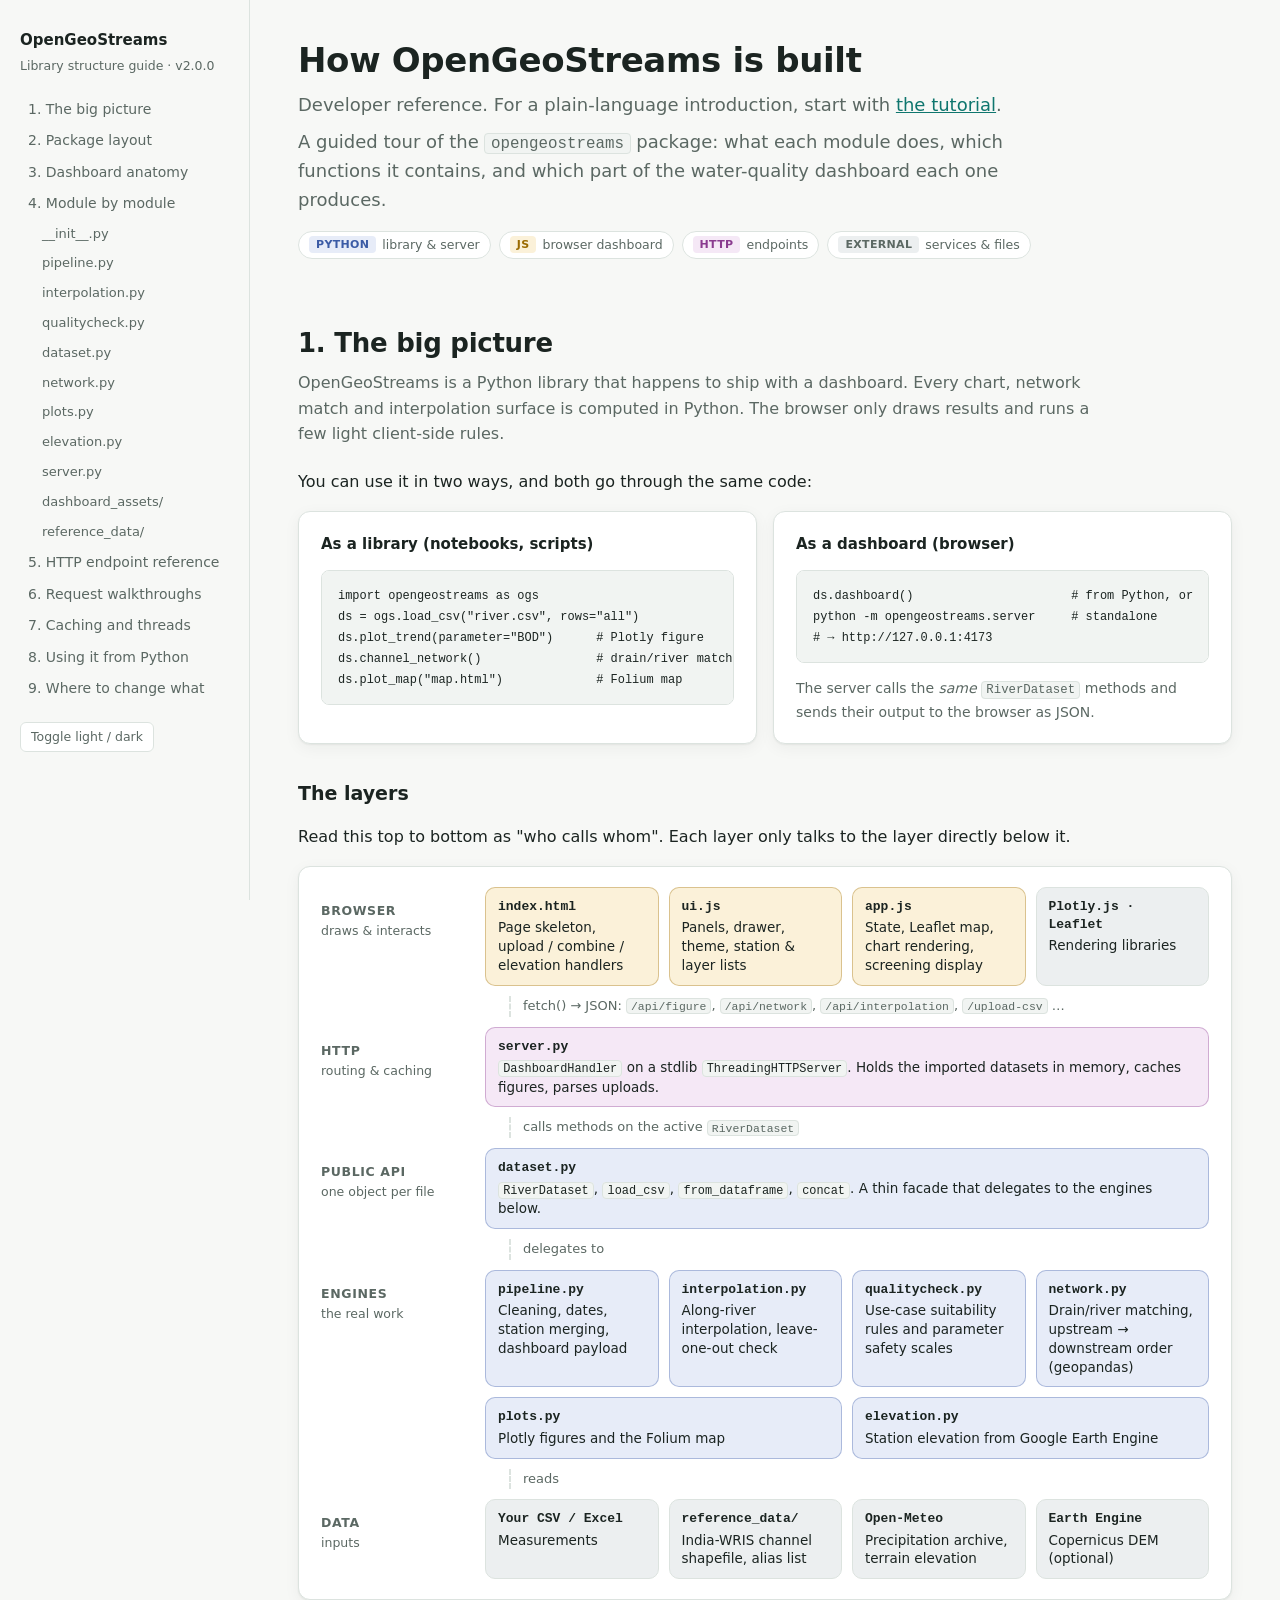
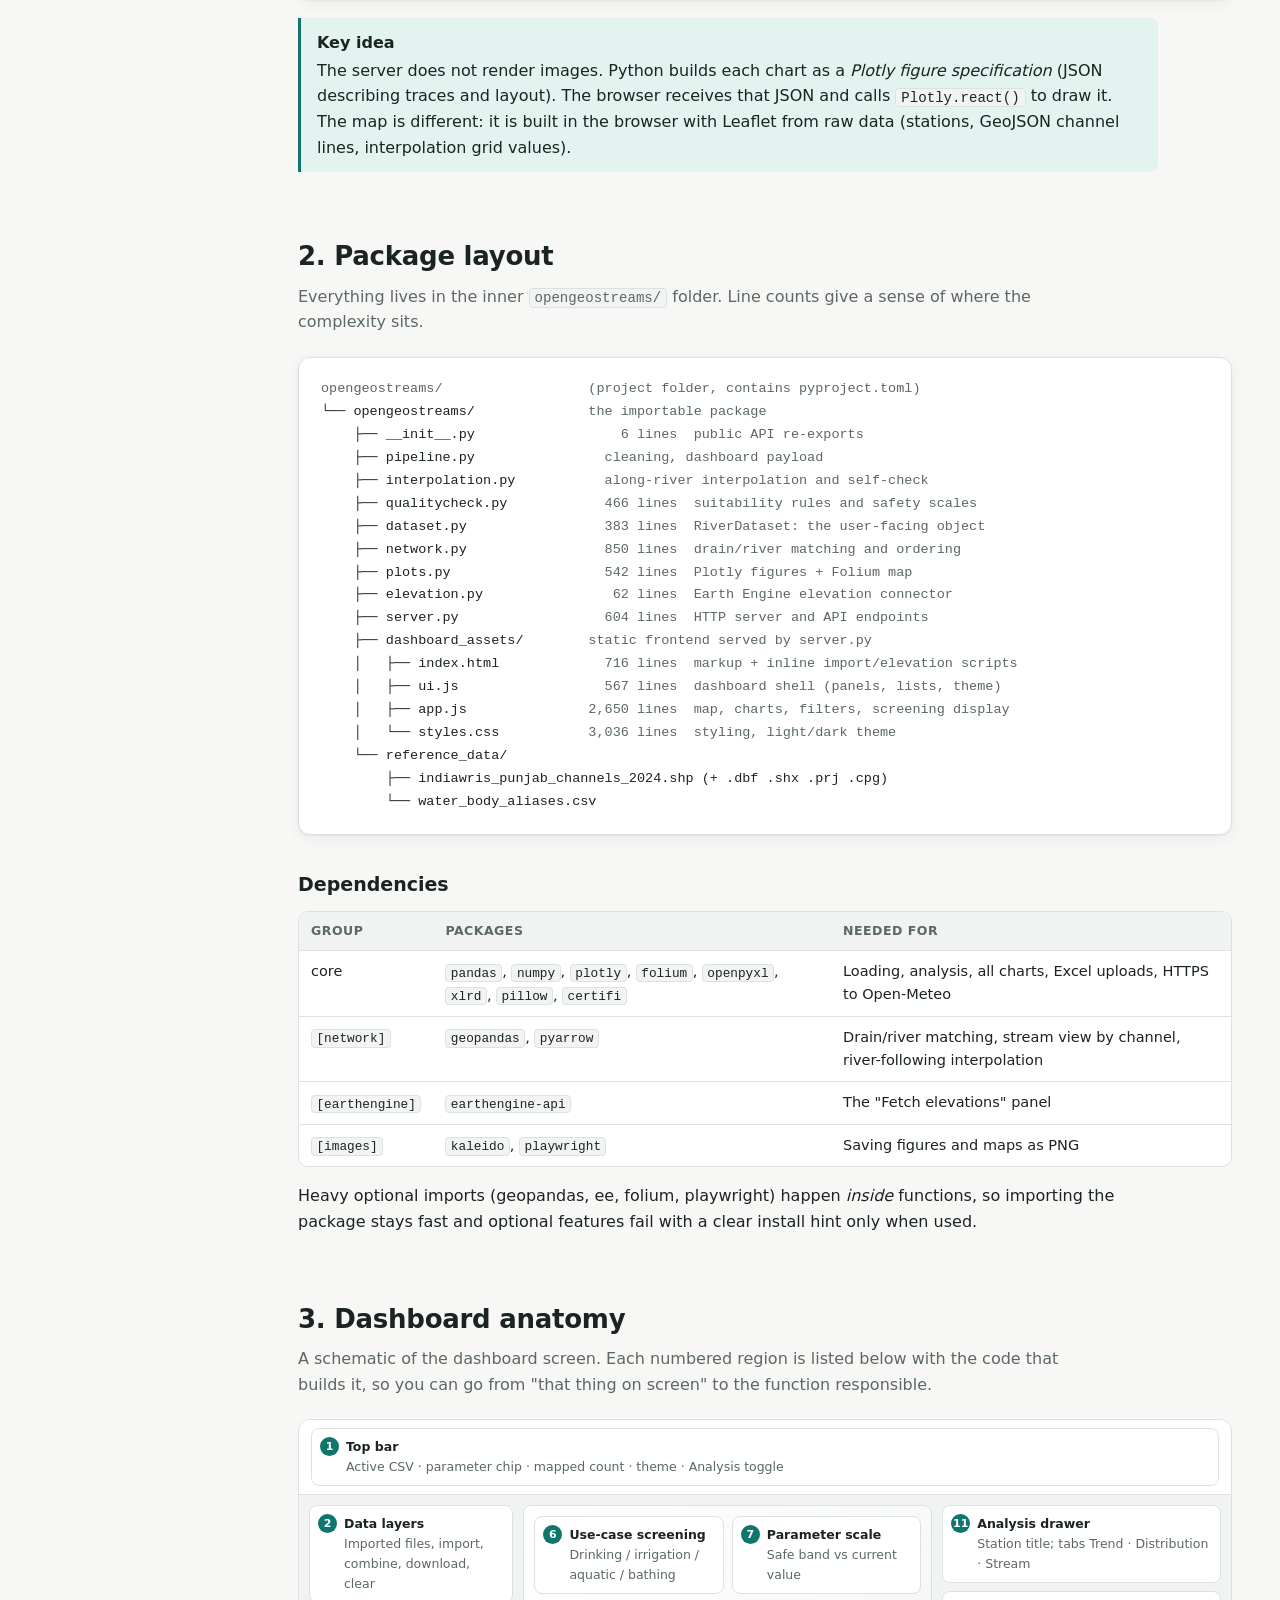
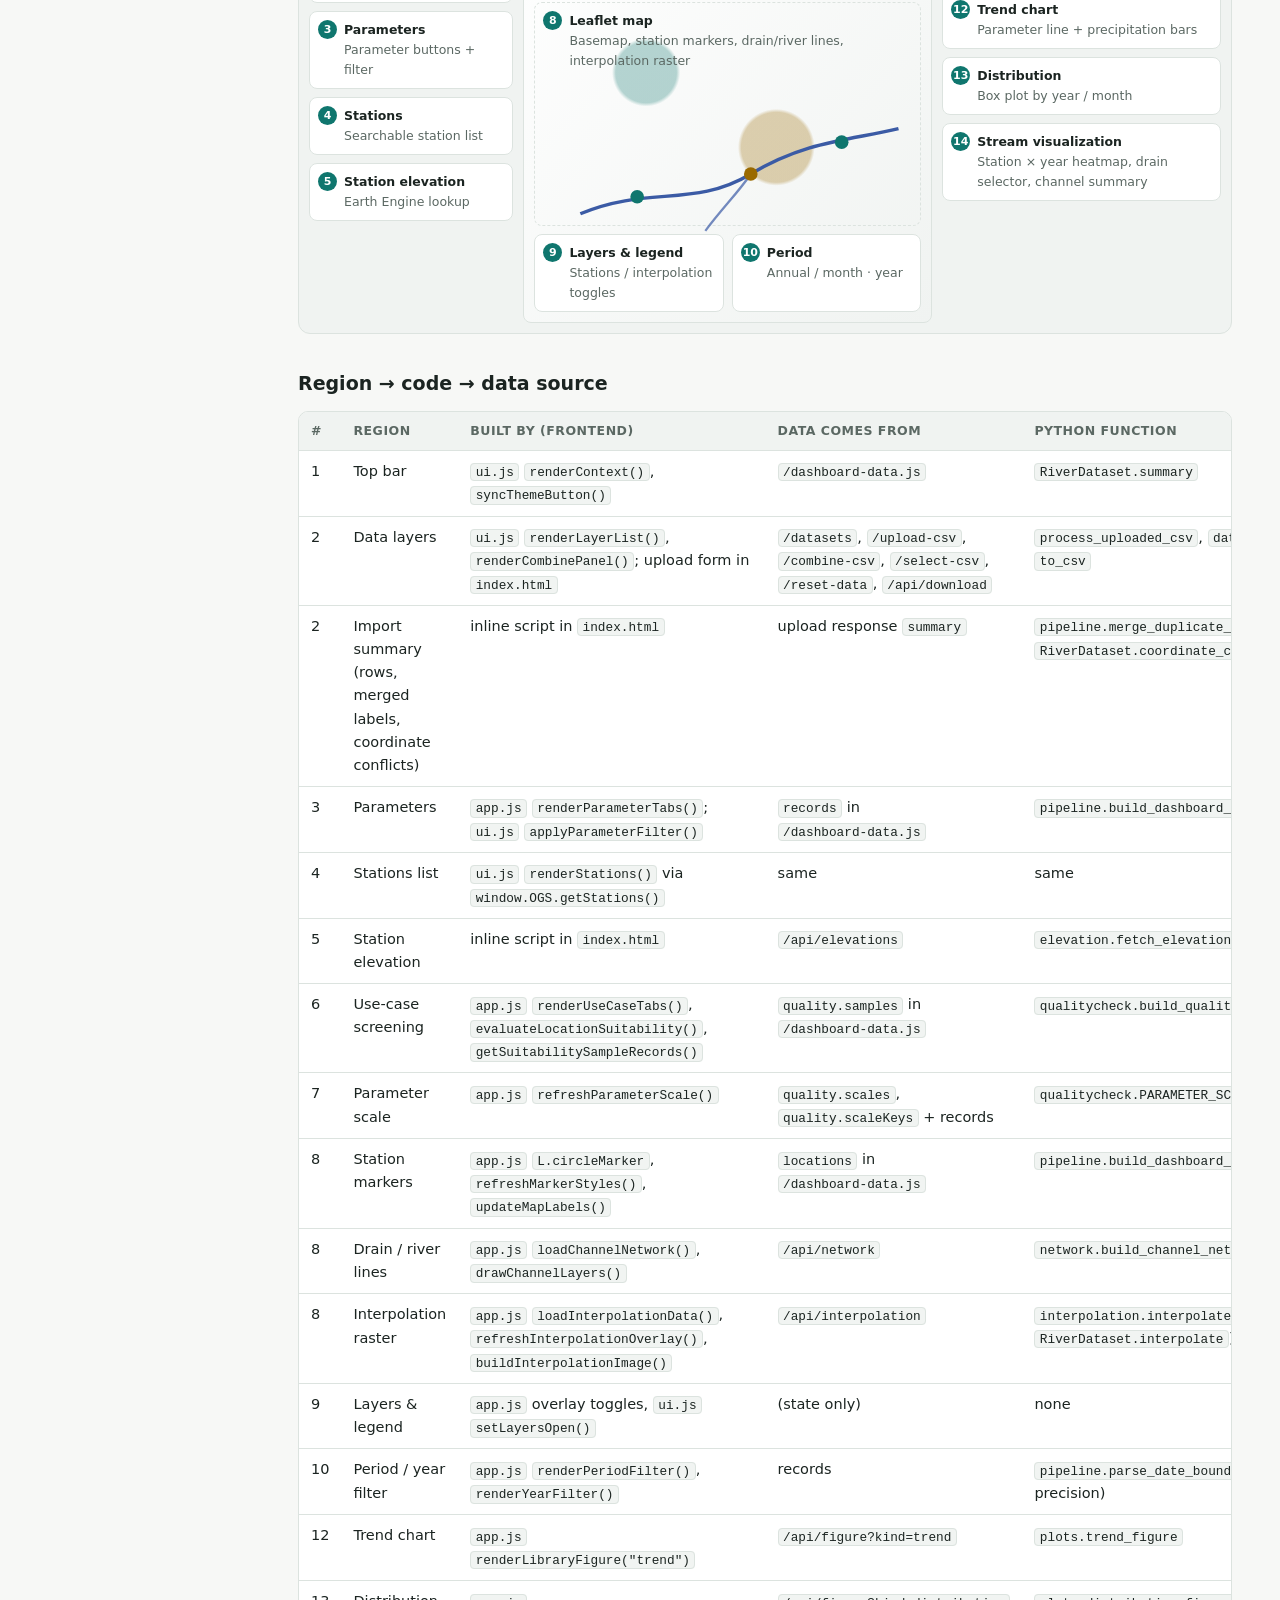
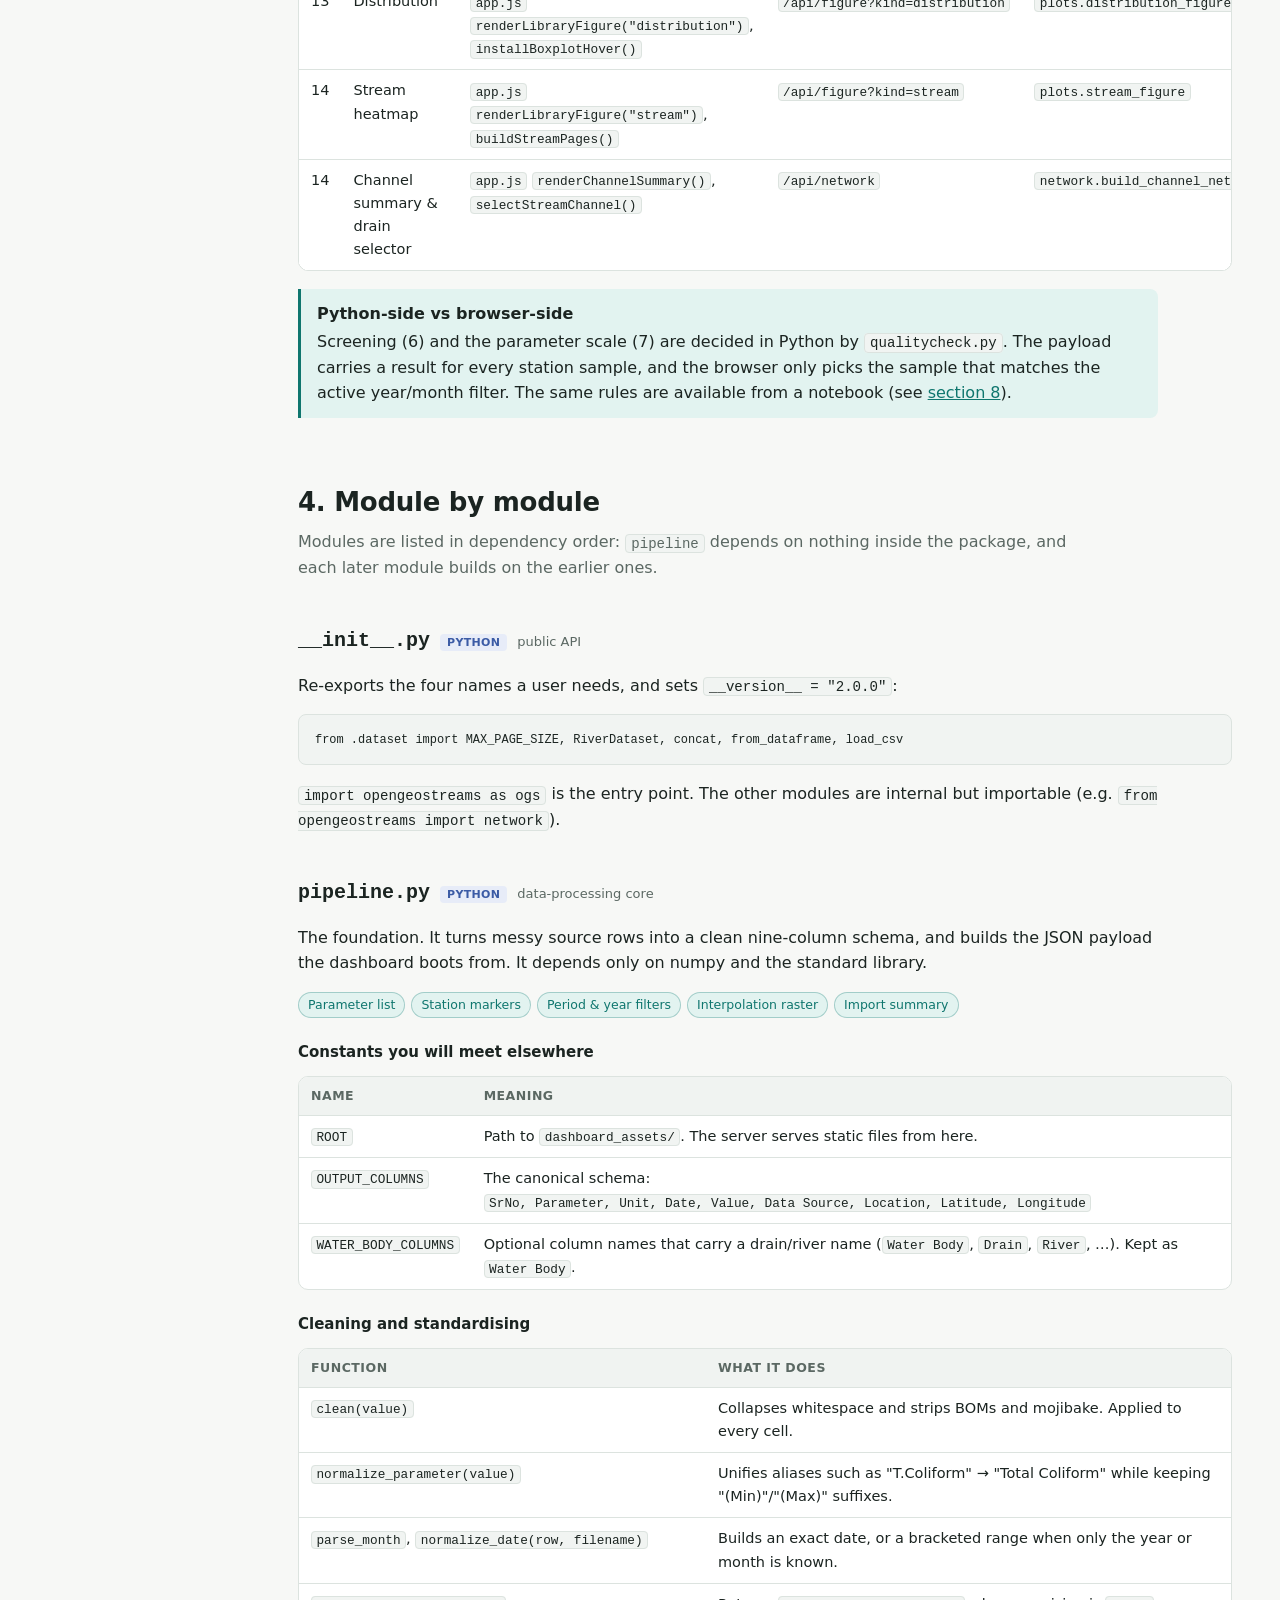
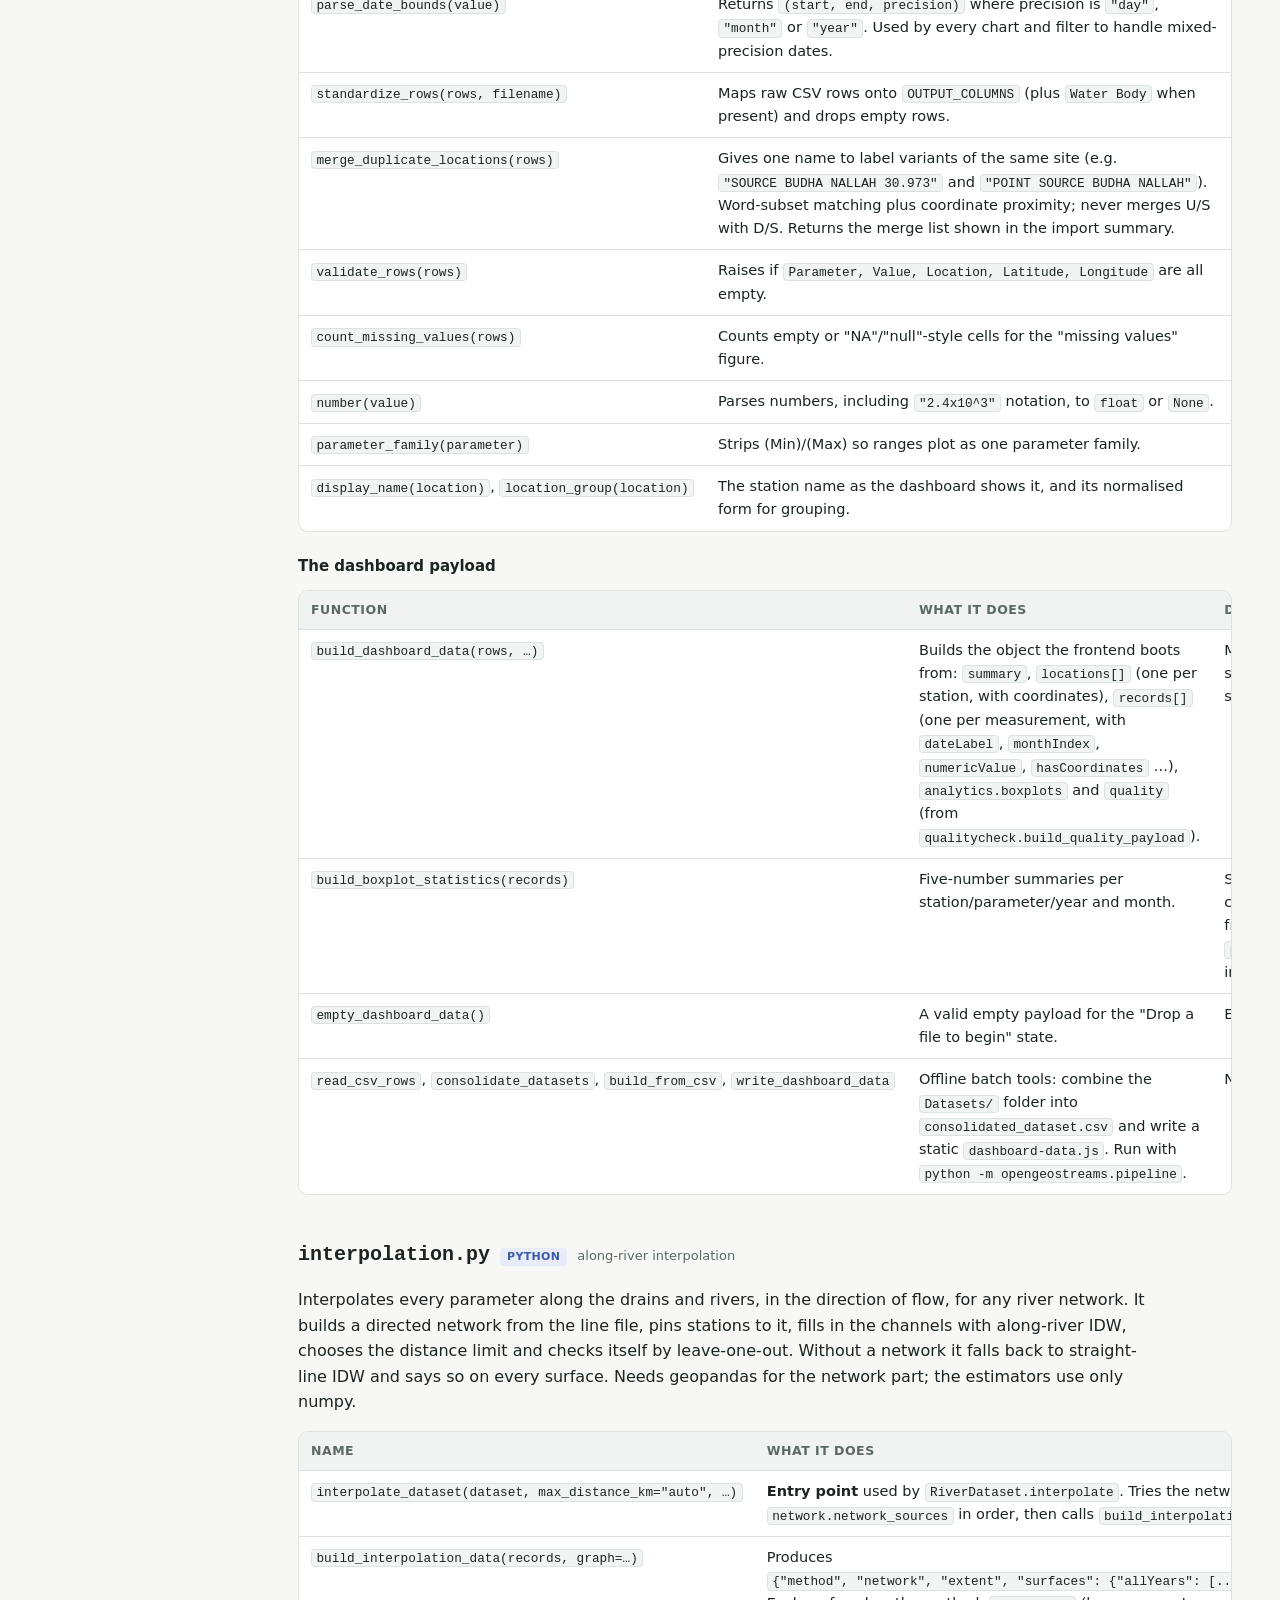
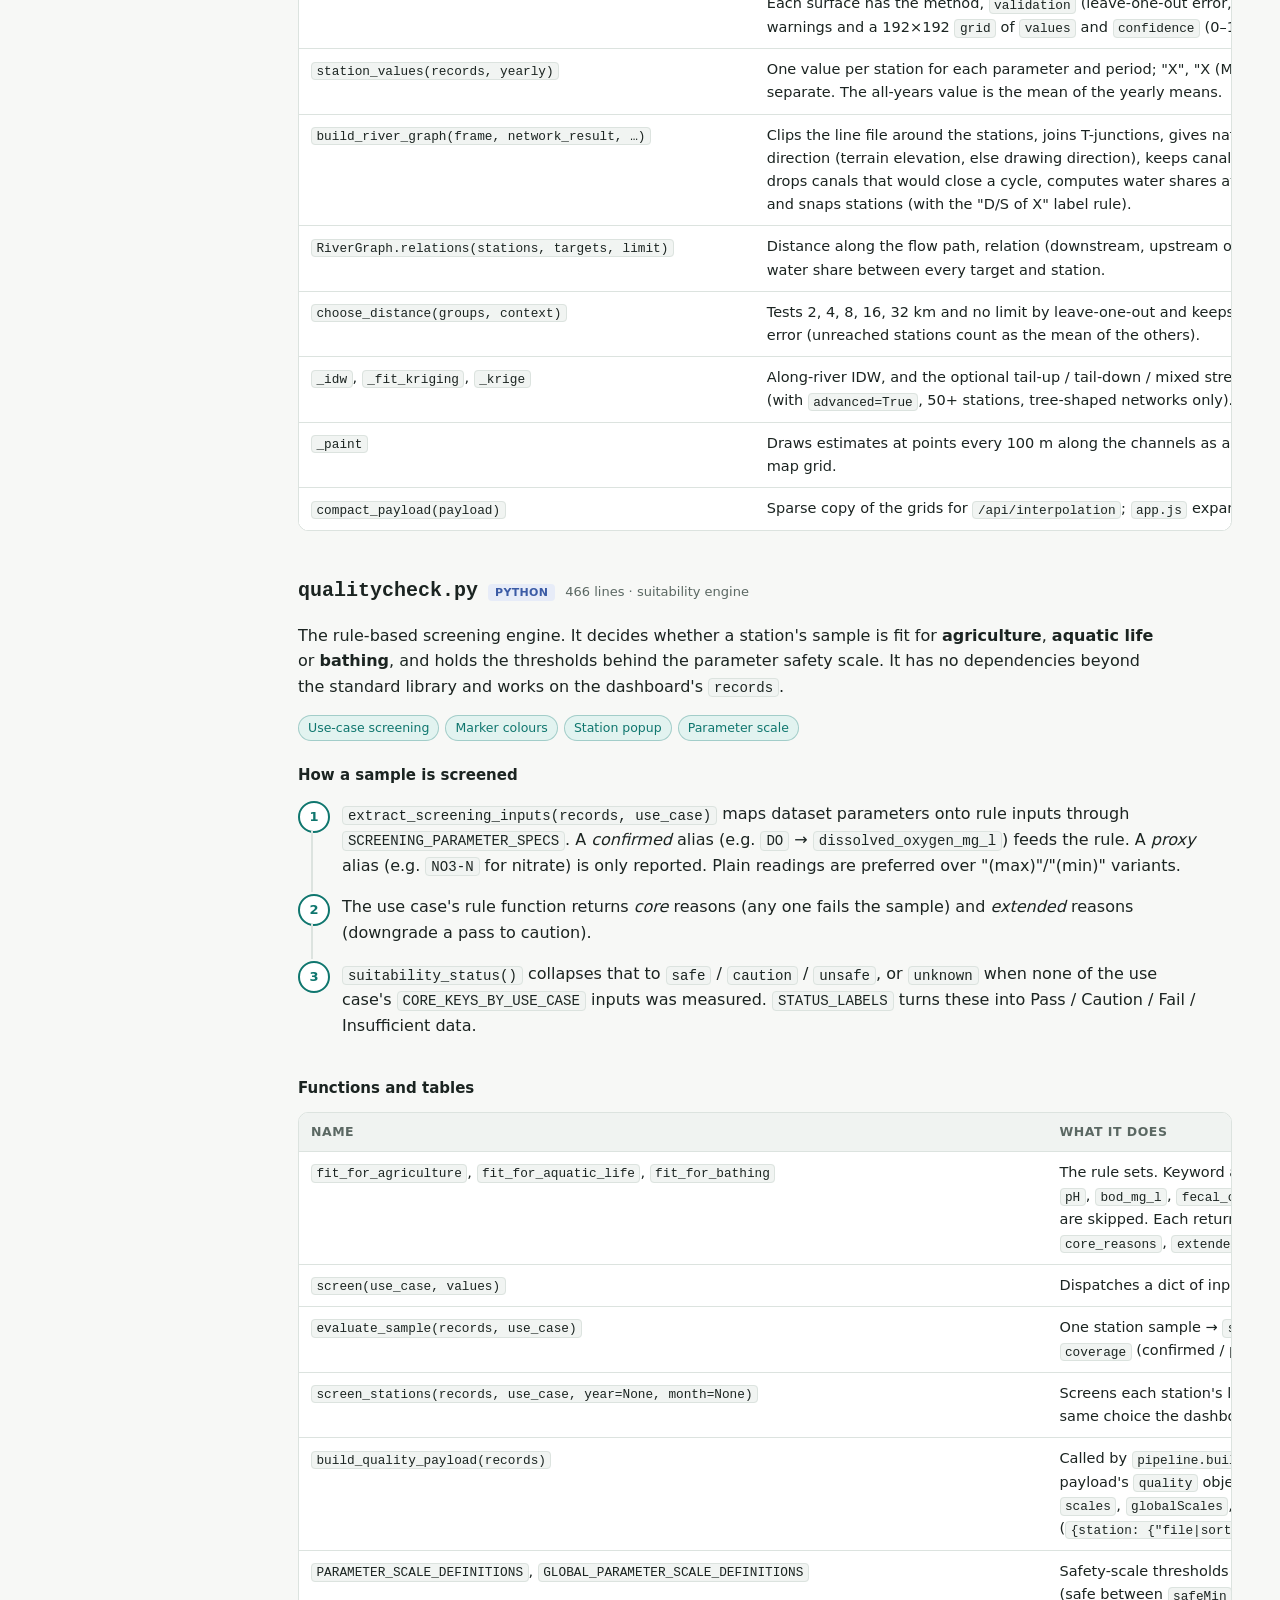
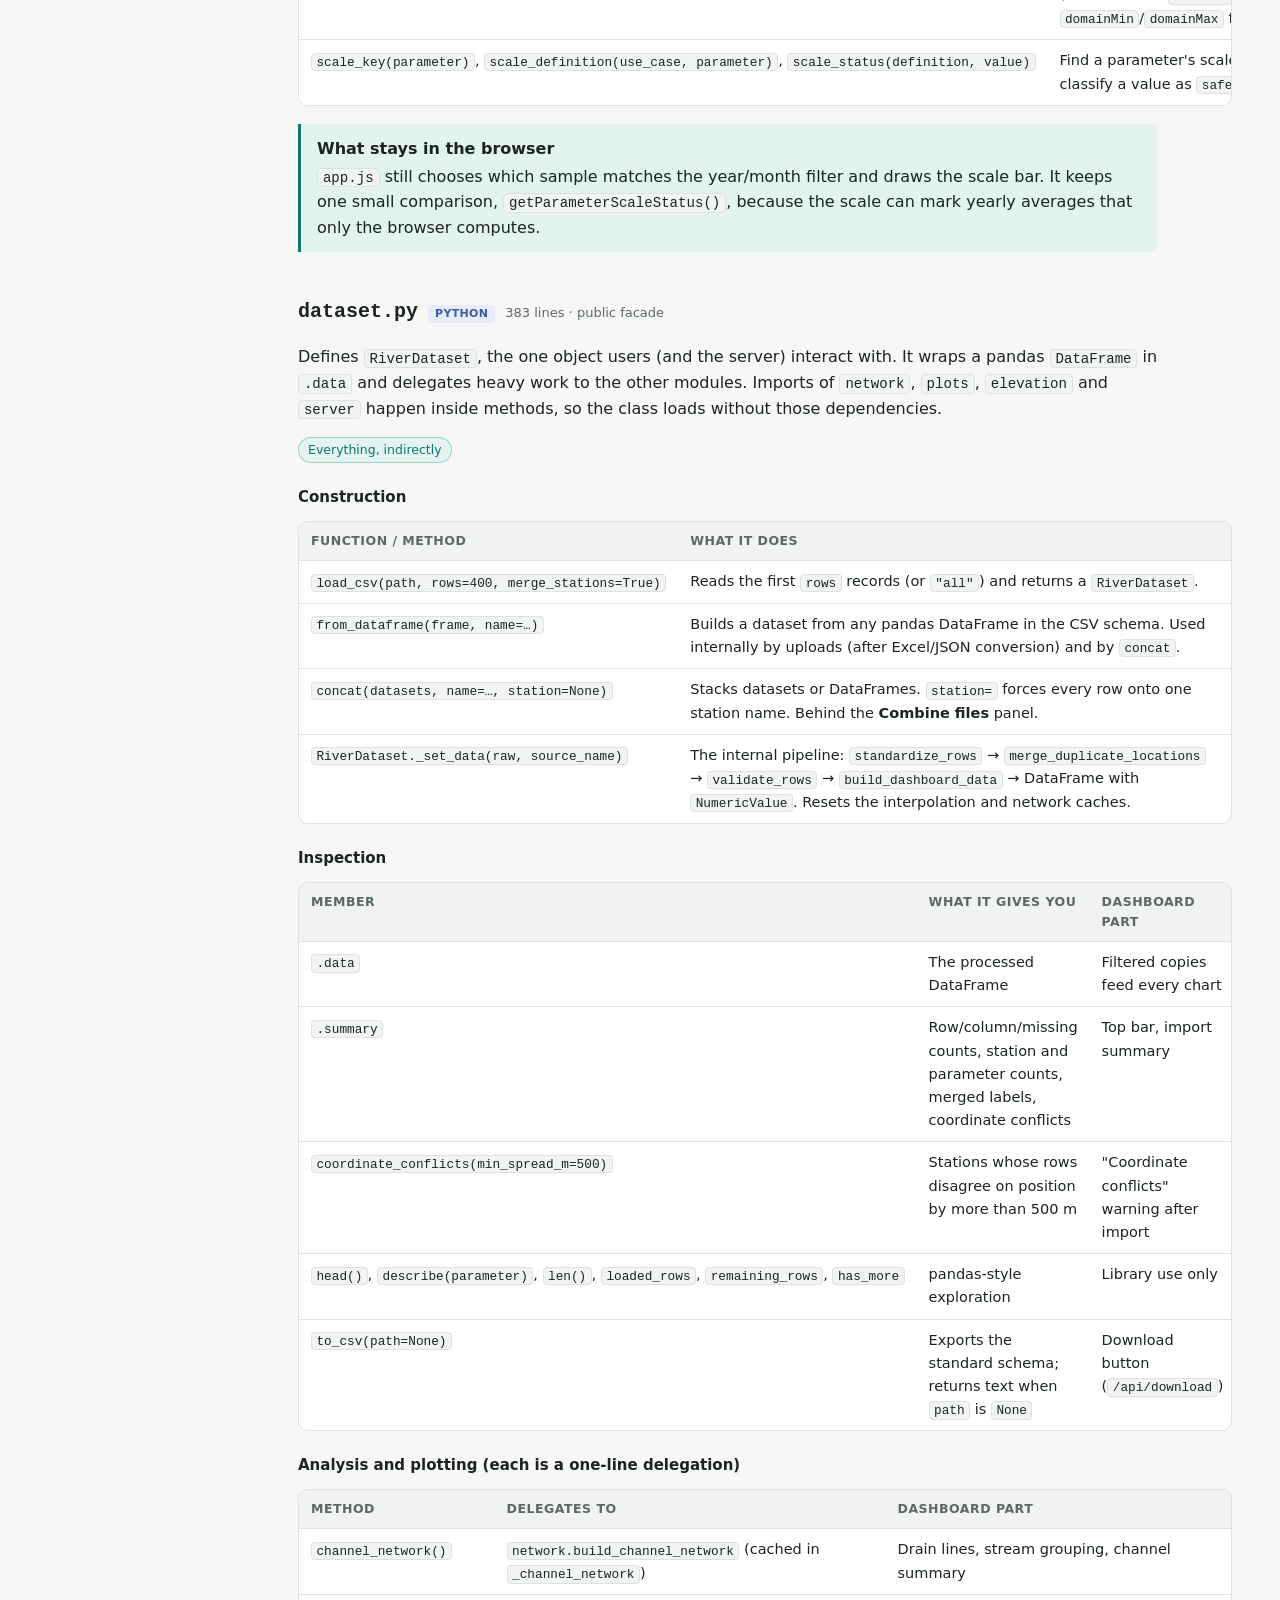
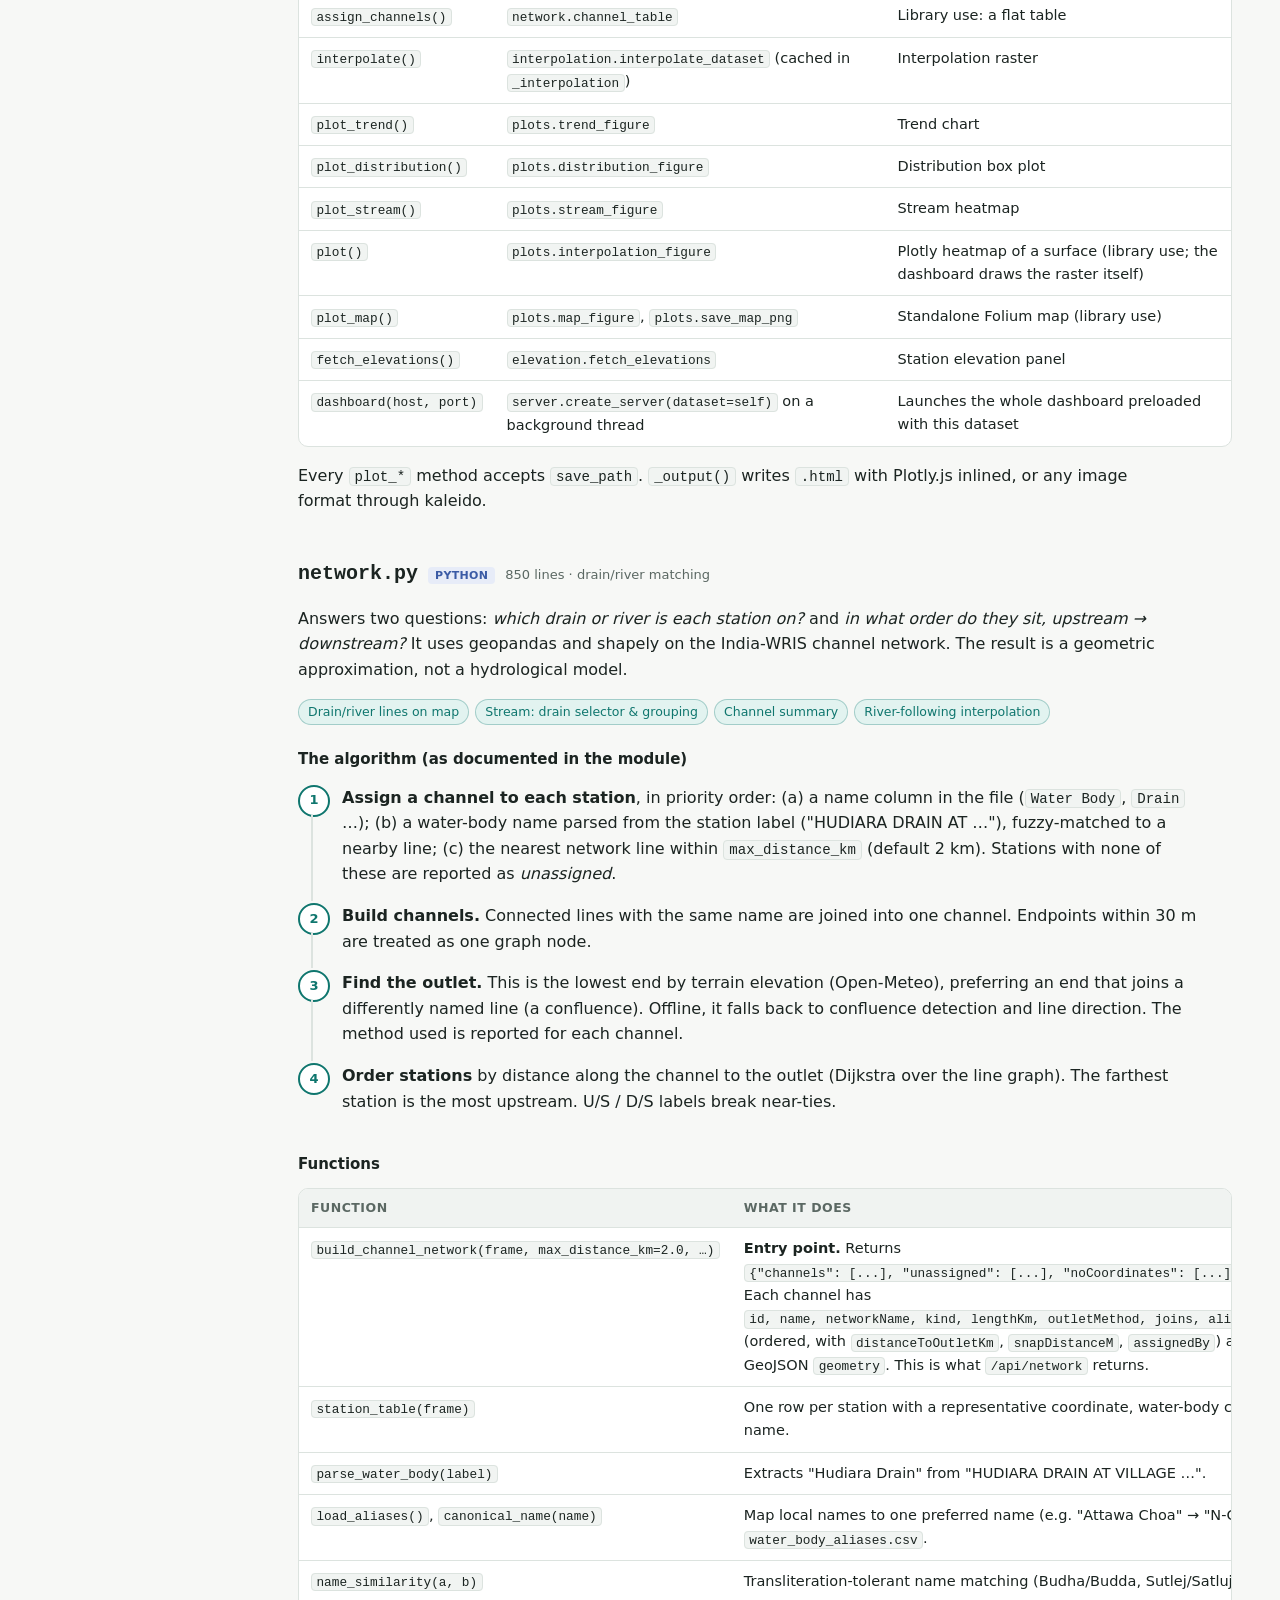
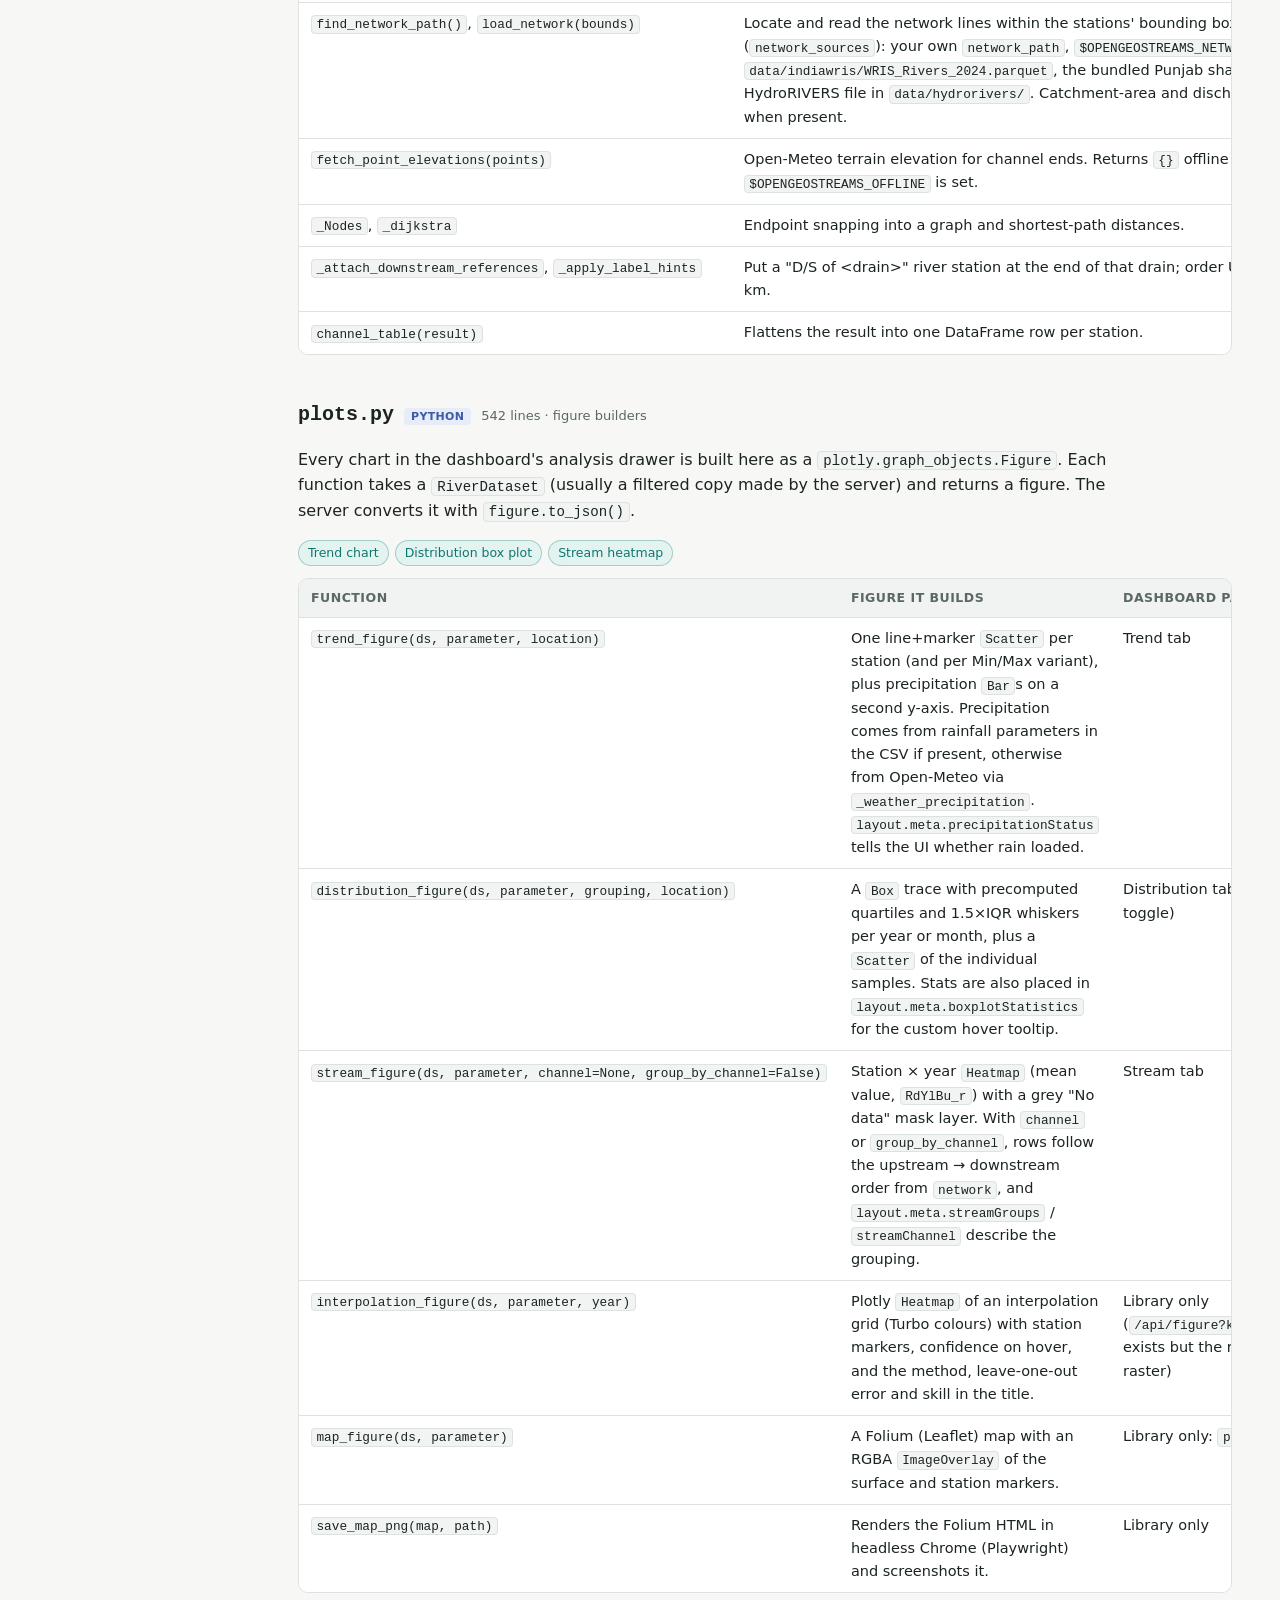
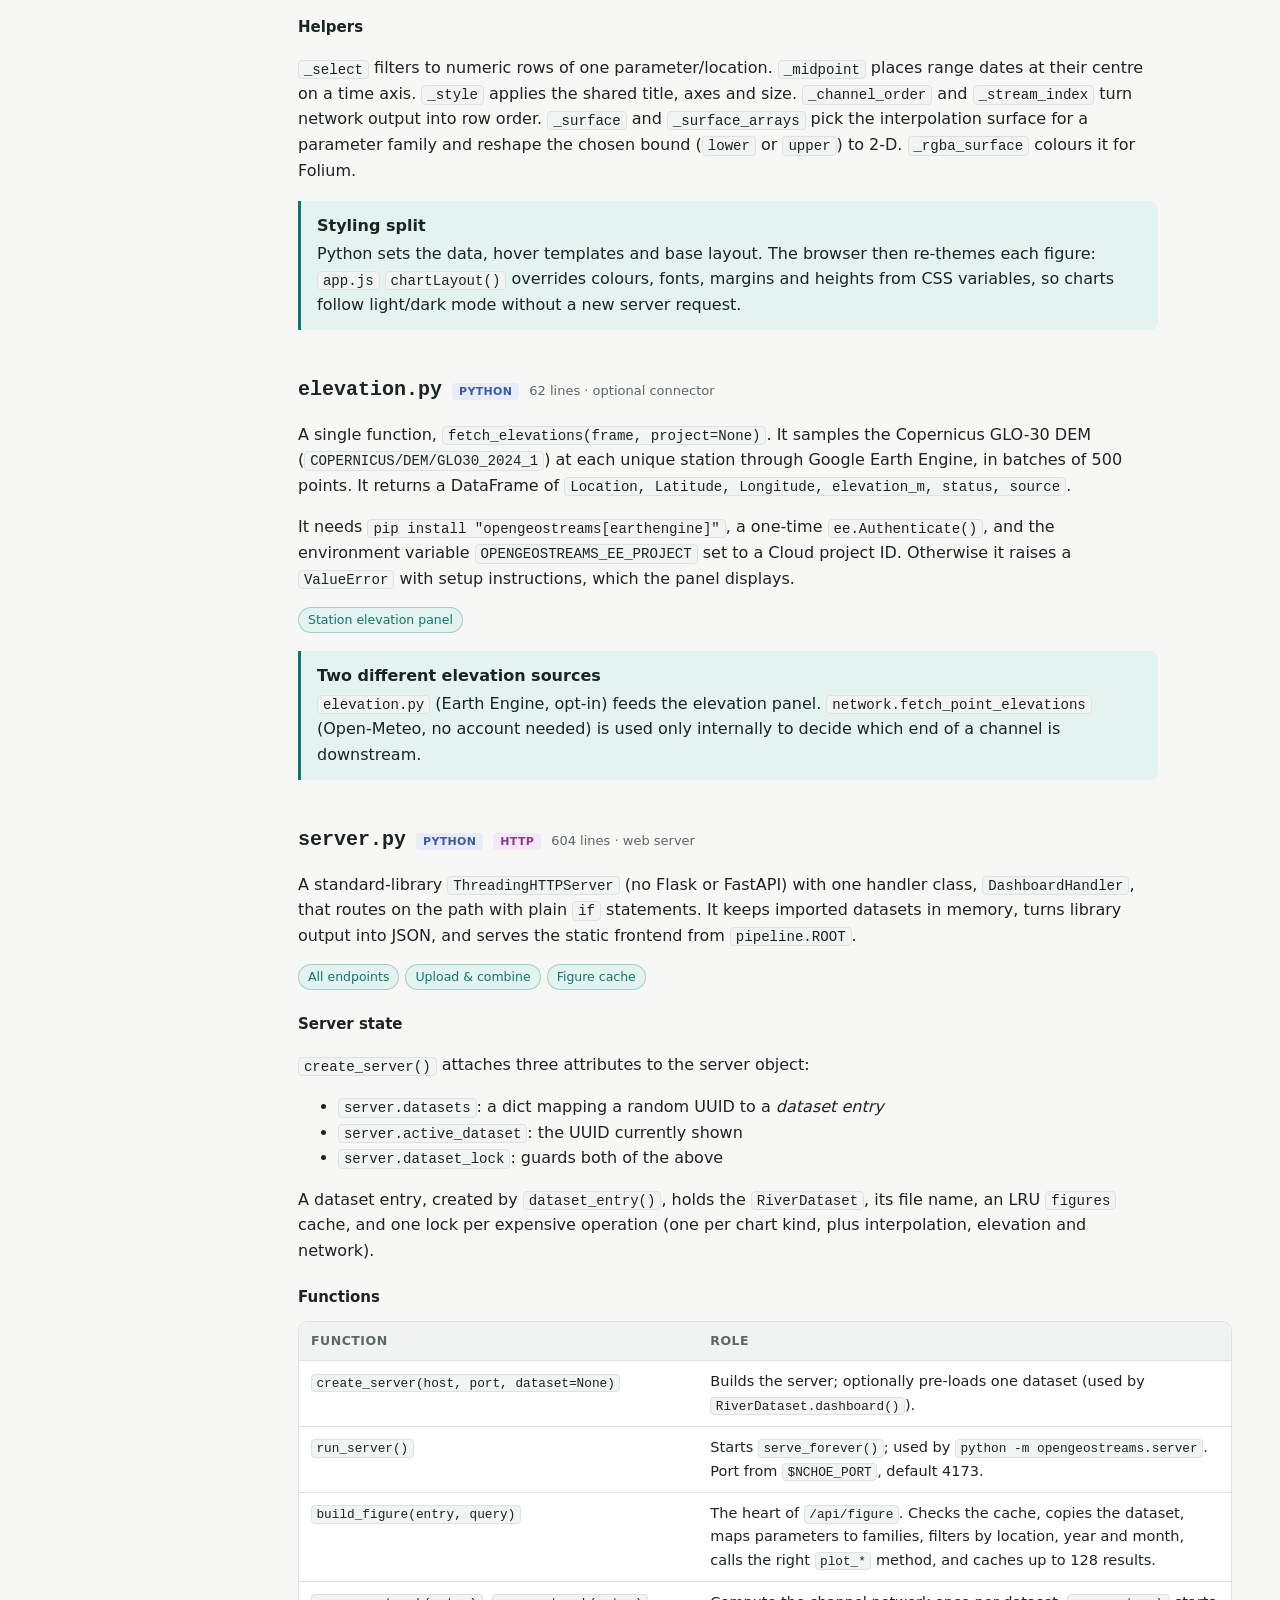
<file: opengeostreams/developer_reference.html>
<!doctype html>
<html lang="en">
<head>
<meta charset="utf-8">
<meta name="viewport" content="width=device-width, initial-scale=1">
<title>OpenGeoStreams Developer Reference</title>
<style>
:root {
  --bg: #f7f8f6;
  --surface: #ffffff;
  --surface-2: #f0f3f1;
  --text: #1b2421;
  --muted: #5b6863;
  --border: #dce3df;
  --accent: #0f766e;
  --accent-soft: #e2f3f0;
  --py: #3b5ba5;
  --py-soft: #e7ecf8;
  --js: #9a6a00;
  --js-soft: #fbf1d9;
  --http: #8a3b8f;
  --http-soft: #f5e8f6;
  --ext: #5b6863;
  --ext-soft: #eceff0;
  --code-bg: #f1f4f2;
  --shadow: 0 1px 2px rgba(20, 30, 25, .06), 0 4px 16px rgba(20, 30, 25, .05);
  --mono: ui-monospace, "Cascadia Code", "SF Mono", Consolas, "Liberation Mono", monospace;
  --sans: system-ui, -apple-system, "Segoe UI", Roboto, "Helvetica Neue", Arial, sans-serif;
}
@media (prefers-color-scheme: dark) {
  :root:not([data-theme="light"]) {
    --bg: #111615; --surface: #182020; --surface-2: #1e2827; --text: #e4ebe8; --muted: #9aa8a3;
    --border: #2c3836; --accent: #4fd1c0; --accent-soft: #173532; --py: #8fa9ee; --py-soft: #1d2640;
    --js: #e7bb58; --js-soft: #332a14; --http: #d69be0; --http-soft: #33203a; --ext: #a4b0ac;
    --ext-soft: #232b2a; --code-bg: #1d2625; --shadow: none;
  }
}
:root[data-theme="dark"] {
  --bg: #111615; --surface: #182020; --surface-2: #1e2827; --text: #e4ebe8; --muted: #9aa8a3;
  --border: #2c3836; --accent: #4fd1c0; --accent-soft: #173532; --py: #8fa9ee; --py-soft: #1d2640;
  --js: #e7bb58; --js-soft: #332a14; --http: #d69be0; --http-soft: #33203a; --ext: #a4b0ac;
  --ext-soft: #232b2a; --code-bg: #1d2625; --shadow: none;
}
* { box-sizing: border-box; }
html { scroll-behavior: smooth; scroll-padding-top: 16px; }
body { margin: 0; background: var(--bg); color: var(--text); font: 16px/1.6 var(--sans); }
a { color: var(--accent); }
code, pre, kbd { font-family: var(--mono); font-size: .88em; }
code { background: var(--code-bg); border: 1px solid var(--border); border-radius: 4px; padding: .05em .35em; overflow-wrap: anywhere; }
pre { background: var(--code-bg); border: 1px solid var(--border); border-radius: 8px; padding: 14px 16px; overflow-x: auto; line-height: 1.5; }
pre code { background: none; border: 0; padding: 0; font-size: .85em; }

.layout { display: grid; grid-template-columns: 250px minmax(0, 1fr); max-width: 1320px; margin: 0 auto; }
nav.toc { position: sticky; top: 0; height: 100vh; overflow-y: auto; padding: 28px 18px 28px 20px; border-right: 1px solid var(--border); font-size: 14px; }
nav.toc .brand { font-weight: 700; font-size: 15px; margin-bottom: 4px; }
nav.toc .sub { color: var(--muted); font-size: 12.5px; margin-bottom: 18px; }
nav.toc ol { list-style: none; padding: 0; margin: 0; }
nav.toc li { margin: 1px 0; }
nav.toc a { display: block; color: var(--muted); text-decoration: none; padding: 4px 8px; border-radius: 6px; }
nav.toc a:hover { background: var(--surface-2); color: var(--text); }
nav.toc ol ol a { padding-left: 22px; font-size: 13px; }
.theme-btn { margin-top: 18px; font: inherit; font-size: 12.5px; color: var(--muted); background: var(--surface); border: 1px solid var(--border); border-radius: 6px; padding: 4px 10px; cursor: pointer; }

main { padding: 40px 48px 96px; min-width: 0; }
header.hero h1 { font-size: 34px; line-height: 1.2; margin: 0 0 10px; letter-spacing: -.01em; }
header.hero p.lede { font-size: 18px; color: var(--muted); max-width: 760px; margin: 0; }
.meta-row { display: flex; flex-wrap: wrap; gap: 8px; margin-top: 16px; }
.pill { display: inline-flex; align-items: center; gap: 6px; font-size: 12.5px; padding: 3px 10px; border-radius: 999px; background: var(--surface); border: 1px solid var(--border); color: var(--muted); }

section.chapter { margin-top: 64px; }
section.chapter > h2 { font-size: 26px; margin: 0 0 6px; letter-spacing: -.01em; }
section.chapter > .kicker { color: var(--muted); margin: 0 0 22px; max-width: 800px; }
h3 { font-size: 19px; margin: 34px 0 10px; }
h4 { font-size: 15px; margin: 22px 0 8px; }
p, li { max-width: 860px; }

.card { background: var(--surface); border: 1px solid var(--border); border-radius: 12px; padding: 20px 22px; box-shadow: var(--shadow); }
.grid-2 { display: grid; grid-template-columns: repeat(2, minmax(0, 1fr)); gap: 16px; }
.grid-3 { display: grid; grid-template-columns: repeat(3, minmax(0, 1fr)); gap: 16px; }
.note { border-left: 3px solid var(--accent); background: var(--accent-soft); padding: 12px 16px; border-radius: 0 8px 8px 0; margin: 18px 0; max-width: 860px; }
.note.warn { border-color: var(--js); background: var(--js-soft); }
.note b:first-child { display: block; margin-bottom: 2px; }

.tag { display: inline-block; font: 600 11px/1.6 var(--sans); letter-spacing: .03em; text-transform: uppercase; padding: 0 7px; border-radius: 4px; vertical-align: 2px; white-space: nowrap; }
.tag.py { background: var(--py-soft); color: var(--py); }
.tag.js { background: var(--js-soft); color: var(--js); }
.tag.http { background: var(--http-soft); color: var(--http); }
.tag.ext { background: var(--ext-soft); color: var(--ext); }

.table-wrap { overflow-x: auto; margin: 12px 0 8px; border: 1px solid var(--border); border-radius: 10px; background: var(--surface); }
table { border-collapse: collapse; width: 100%; font-size: 14.5px; }
th, td { text-align: left; vertical-align: top; padding: 9px 12px; border-bottom: 1px solid var(--border); }
th { background: var(--surface-2); font-size: 12.5px; text-transform: uppercase; letter-spacing: .04em; color: var(--muted); font-weight: 600; }
tr:last-child td { border-bottom: 0; }
td:first-child { white-space: nowrap; }
td code { white-space: nowrap; }

/* Architecture stack */
.stack { display: grid; gap: 10px; }
.layer { display: grid; grid-template-columns: 150px minmax(0, 1fr); gap: 14px; align-items: stretch; }
.layer-label { font-size: 12.5px; font-weight: 700; text-transform: uppercase; letter-spacing: .05em; color: var(--muted); padding-top: 14px; }
.layer-label span { display: block; font-weight: 400; text-transform: none; letter-spacing: 0; font-size: 12.5px; }
.boxes { display: flex; flex-wrap: wrap; gap: 10px; }
.box { flex: 1 1 150px; border-radius: 10px; padding: 10px 12px; border: 1px solid; font-size: 13.5px; line-height: 1.4; }
.box b { display: block; font-family: var(--mono); font-size: 13px; margin-bottom: 2px; }
.box.py { background: var(--py-soft); border-color: color-mix(in srgb, var(--py) 35%, transparent); }
.box.js { background: var(--js-soft); border-color: color-mix(in srgb, var(--js) 35%, transparent); }
.box.http { background: var(--http-soft); border-color: color-mix(in srgb, var(--http) 35%, transparent); }
.box.ext { background: var(--ext-soft); border-color: var(--border); }
.arrow-row { display: grid; grid-template-columns: 150px minmax(0, 1fr); gap: 14px; }
.arrow-row div:last-child { color: var(--muted); font-size: 13px; padding-left: 12px; border-left: 2px dashed var(--border); margin-left: 24px; }

/* Dashboard anatomy mock */
.mock { border: 1px solid var(--border); border-radius: 12px; overflow: hidden; background: var(--surface-2); font-size: 12.5px; }
.mock-top { display: flex; align-items: center; gap: 8px; padding: 8px 12px; background: var(--surface); border-bottom: 1px solid var(--border); }
.mock-body { display: grid; grid-template-columns: 1.1fr 2.2fr 1.5fr; gap: 10px; padding: 10px; min-height: 360px; }
.mock-col { display: grid; gap: 8px; align-content: start; }
.mock-map { position: relative; border-radius: 8px; background:
  radial-gradient(circle at 30% 40%, color-mix(in srgb, var(--accent) 30%, transparent) 0 8%, transparent 9%),
  radial-gradient(circle at 62% 58%, color-mix(in srgb, var(--js) 30%, transparent) 0 10%, transparent 11%),
  linear-gradient(135deg, var(--surface) 0%, var(--surface-2) 100%);
  border: 1px solid var(--border); padding: 10px; display: grid; grid-template-rows: auto 1fr auto; gap: 8px; }
.mock-map svg { width: 100%; height: 100%; min-height: 140px; }
.region { position: relative; background: var(--surface); border: 1px solid var(--border); border-radius: 8px; padding: 8px 10px 8px 34px; }
.region .n { position: absolute; left: 8px; top: 8px; width: 19px; height: 19px; border-radius: 50%; background: var(--accent); color: var(--surface); font-weight: 700; font-size: 11px; display: grid; place-items: center; }
.region b { display: block; font-size: 12.5px; }
.region span { color: var(--muted); }
.mock-floats { display: flex; gap: 8px; flex-wrap: wrap; }
.mock-floats .region { flex: 1 1 140px; }

/* Lifecycle steps */
ol.steps { counter-reset: step; list-style: none; padding: 0; margin: 14px 0; }
ol.steps > li { counter-increment: step; position: relative; padding: 0 0 16px 44px; max-width: 900px; }
ol.steps > li::before { content: counter(step); position: absolute; left: 0; top: 0; width: 28px; height: 28px; border-radius: 50%; background: var(--surface); border: 2px solid var(--accent); color: var(--accent); font-weight: 700; font-size: 13px; display: grid; place-items: center; }
ol.steps > li:not(:last-child)::after { content: ""; position: absolute; left: 13px; top: 30px; bottom: 2px; width: 2px; background: var(--border); }

.tree { font-family: var(--mono); font-size: 13.5px; line-height: 1.7; white-space: pre; overflow-x: auto; }
.tree .c { color: var(--muted); }
.module-head { display: flex; flex-wrap: wrap; align-items: baseline; gap: 10px; margin: 44px 0 6px; }
.module-head h3 { margin: 0; font-family: var(--mono); font-size: 20px; }
.module-head .loc { color: var(--muted); font-size: 13px; }
.feeds { display: flex; flex-wrap: wrap; gap: 6px; margin: 8px 0 4px; }
.feeds span { font-size: 12.5px; padding: 2px 9px; border-radius: 999px; background: var(--accent-soft); color: var(--accent); border: 1px solid color-mix(in srgb, var(--accent) 30%, transparent); }

footer { margin-top: 72px; padding-top: 20px; border-top: 1px solid var(--border); color: var(--muted); font-size: 13.5px; }

@media (max-width: 980px) {
  .layout { grid-template-columns: 1fr; }
  nav.toc { position: static; height: auto; border-right: 0; border-bottom: 1px solid var(--border); padding: 20px 16px; }
  nav.toc ol ol { display: none; }
  main { padding: 28px 16px 64px; }
  .grid-2, .grid-3 { grid-template-columns: 1fr; }
  .mock-body { grid-template-columns: 1fr; }
  .layer, .arrow-row { grid-template-columns: 1fr; gap: 6px; }
  .layer-label { padding-top: 0; }
  .arrow-row div:first-child { display: none; }
  header.hero h1 { font-size: 27px; }
}
</style>
</head>
<body>
<div class="layout">
<nav class="toc" aria-label="Contents">
  <div class="brand">OpenGeoStreams</div>
  <div class="sub">Library structure guide · v2.0.0</div>
  <ol>
    <li><a href="#overview">1. The big picture</a></li>
    <li><a href="#layout">2. Package layout</a></li>
    <li><a href="#anatomy">3. Dashboard anatomy</a></li>
    <li><a href="#modules">4. Module by module</a>
      <ol>
        <li><a href="#m-init">__init__.py</a></li>
        <li><a href="#m-pipeline">pipeline.py</a></li>
        <li><a href="#m-interpolation">interpolation.py</a></li>
        <li><a href="#m-qualitycheck">qualitycheck.py</a></li>
        <li><a href="#m-dataset">dataset.py</a></li>
        <li><a href="#m-network">network.py</a></li>
        <li><a href="#m-plots">plots.py</a></li>
        <li><a href="#m-elevation">elevation.py</a></li>
        <li><a href="#m-server">server.py</a></li>
        <li><a href="#m-frontend">dashboard_assets/</a></li>
        <li><a href="#m-ref">reference_data/</a></li>
      </ol>
    </li>
    <li><a href="#endpoints">5. HTTP endpoint reference</a></li>
    <li><a href="#flows">6. Request walkthroughs</a></li>
    <li><a href="#caching">7. Caching and threads</a></li>
    <li><a href="#python">8. Using it from Python</a></li>
    <li><a href="#where">9. Where to change what</a></li>
  </ol>
  <button class="theme-btn" type="button" id="theme-btn">Toggle light / dark</button>
</nav>

<main>
<header class="hero">
  <h1>How OpenGeoStreams is built</h1>
  <p class="lede" style="margin-bottom:8px">Developer reference. For a plain-language introduction, start with <a href="tutorial.html">the tutorial</a>.</p>
  <p class="lede">A guided tour of the <code>opengeostreams</code> package: what each module does, which functions it contains, and which part of the water-quality dashboard each one produces.</p>
  <div class="meta-row">
    <span class="pill"><span class="tag py">Python</span> library &amp; server</span>
    <span class="pill"><span class="tag js">JS</span> browser dashboard</span>
    <span class="pill"><span class="tag http">HTTP</span> endpoints</span>
    <span class="pill"><span class="tag ext">External</span> services &amp; files</span>
  </div>
</header>

<!-- ================================================================ -->
<section class="chapter" id="overview">
  <h2>1. The big picture</h2>
  <p class="kicker">OpenGeoStreams is a Python library that happens to ship with a dashboard. Every chart, network match and interpolation surface is computed in Python. The browser only draws results and runs a few light client-side rules.</p>

  <p>You can use it in two ways, and both go through the same code:</p>
  <div class="grid-2">
    <div class="card">
      <h4 style="margin-top:0">As a library (notebooks, scripts)</h4>
      <pre><code>import opengeostreams as ogs
ds = ogs.load_csv("river.csv", rows="all")
ds.plot_trend(parameter="BOD")      # Plotly figure
ds.channel_network()                # drain/river matching
ds.plot_map("map.html")             # Folium map</code></pre>
    </div>
    <div class="card">
      <h4 style="margin-top:0">As a dashboard (browser)</h4>
      <pre><code>ds.dashboard()                      # from Python, or
python -m opengeostreams.server     # standalone
# → http://127.0.0.1:4173</code></pre>
      <p style="margin:8px 0 0;font-size:14px;color:var(--muted)">The server calls the <em>same</em> <code>RiverDataset</code> methods and sends their output to the browser as JSON.</p>
    </div>
  </div>

  <h3>The layers</h3>
  <p>Read this top to bottom as "who calls whom". Each layer only talks to the layer directly below it.</p>
  <div class="card">
    <div class="stack">
      <div class="layer">
        <div class="layer-label">Browser<span>draws &amp; interacts</span></div>
        <div class="boxes">
          <div class="box js"><b>index.html</b>Page skeleton, upload / combine / elevation handlers</div>
          <div class="box js"><b>ui.js</b>Panels, drawer, theme, station &amp; layer lists</div>
          <div class="box js"><b>app.js</b>State, Leaflet map, chart rendering, screening display</div>
          <div class="box ext"><b>Plotly.js · Leaflet</b>Rendering libraries</div>
        </div>
      </div>
      <div class="arrow-row"><div></div><div>fetch() → JSON: <code>/api/figure</code>, <code>/api/network</code>, <code>/api/interpolation</code>, <code>/upload-csv</code> …</div></div>
      <div class="layer">
        <div class="layer-label">HTTP<span>routing &amp; caching</span></div>
        <div class="boxes">
          <div class="box http"><b>server.py</b><code>DashboardHandler</code> on a stdlib <code>ThreadingHTTPServer</code>. Holds the imported datasets in memory, caches figures, parses uploads.</div>
        </div>
      </div>
      <div class="arrow-row"><div></div><div>calls methods on the active <code>RiverDataset</code></div></div>
      <div class="layer">
        <div class="layer-label">Public API<span>one object per file</span></div>
        <div class="boxes">
          <div class="box py"><b>dataset.py</b><code>RiverDataset</code>, <code>load_csv</code>, <code>from_dataframe</code>, <code>concat</code>. A thin facade that delegates to the engines below.</div>
        </div>
      </div>
      <div class="arrow-row"><div></div><div>delegates to</div></div>
      <div class="layer">
        <div class="layer-label">Engines<span>the real work</span></div>
        <div class="boxes">
          <div class="box py"><b>pipeline.py</b>Cleaning, dates, station merging, dashboard payload</div>
          <div class="box py"><b>interpolation.py</b>Along-river interpolation, leave-one-out check</div>
          <div class="box py"><b>qualitycheck.py</b>Use-case suitability rules and parameter safety scales</div>
          <div class="box py"><b>network.py</b>Drain/river matching, upstream → downstream order (geopandas)</div>
          <div class="box py"><b>plots.py</b>Plotly figures and the Folium map</div>
          <div class="box py"><b>elevation.py</b>Station elevation from Google Earth Engine</div>
        </div>
      </div>
      <div class="arrow-row"><div></div><div>reads</div></div>
      <div class="layer">
        <div class="layer-label">Data<span>inputs</span></div>
        <div class="boxes">
          <div class="box ext"><b>Your CSV / Excel</b>Measurements</div>
          <div class="box ext"><b>reference_data/</b>India-WRIS channel shapefile, alias list</div>
          <div class="box ext"><b>Open-Meteo</b>Precipitation archive, terrain elevation</div>
          <div class="box ext"><b>Earth Engine</b>Copernicus DEM (optional)</div>
        </div>
      </div>
    </div>
  </div>

  <div class="note"><b>Key idea</b>The server does not render images. Python builds each chart as a <em>Plotly figure specification</em> (JSON describing traces and layout). The browser receives that JSON and calls <code>Plotly.react()</code> to draw it. The map is different: it is built in the browser with Leaflet from raw data (stations, GeoJSON channel lines, interpolation grid values).</div>
</section>

<!-- ================================================================ -->
<section class="chapter" id="layout">
  <h2>2. Package layout</h2>
  <p class="kicker">Everything lives in the inner <code>opengeostreams/</code> folder. Line counts give a sense of where the complexity sits.</p>
  <div class="card tree"><span class="c">opengeostreams/                  (project folder, contains pyproject.toml)</span>
└── opengeostreams/              <span class="c">the importable package</span>
    ├── __init__.py              <span class="c">    6 lines  public API re-exports</span>
    ├── pipeline.py              <span class="c">  cleaning, dashboard payload</span>
    ├── interpolation.py         <span class="c">  along-river interpolation and self-check</span>
    ├── qualitycheck.py          <span class="c">  466 lines  suitability rules and safety scales</span>
    ├── dataset.py               <span class="c">  383 lines  RiverDataset: the user-facing object</span>
    ├── network.py               <span class="c">  850 lines  drain/river matching and ordering</span>
    ├── plots.py                 <span class="c">  542 lines  Plotly figures + Folium map</span>
    ├── elevation.py             <span class="c">   62 lines  Earth Engine elevation connector</span>
    ├── server.py                <span class="c">  604 lines  HTTP server and API endpoints</span>
    ├── dashboard_assets/        <span class="c">static frontend served by server.py</span>
    │   ├── index.html           <span class="c">  716 lines  markup + inline import/elevation scripts</span>
    │   ├── ui.js                <span class="c">  567 lines  dashboard shell (panels, lists, theme)</span>
    │   ├── app.js               <span class="c">2,650 lines  map, charts, filters, screening display</span>
    │   └── styles.css           <span class="c">3,036 lines  styling, light/dark theme</span>
    └── reference_data/
        ├── indiawris_punjab_channels_2024.shp (+ .dbf .shx .prj .cpg)
        └── water_body_aliases.csv</div>

  <h3>Dependencies</h3>
  <div class="table-wrap"><table>
    <tr><th>Group</th><th>Packages</th><th>Needed for</th></tr>
    <tr><td>core</td><td><code>pandas</code>, <code>numpy</code>, <code>plotly</code>, <code>folium</code>, <code>openpyxl</code>, <code>xlrd</code>, <code>pillow</code>, <code>certifi</code></td><td>Loading, analysis, all charts, Excel uploads, HTTPS to Open-Meteo</td></tr>
    <tr><td><code>[network]</code></td><td><code>geopandas</code>, <code>pyarrow</code></td><td>Drain/river matching, stream view by channel, river-following interpolation</td></tr>
    <tr><td><code>[earthengine]</code></td><td><code>earthengine-api</code></td><td>The "Fetch elevations" panel</td></tr>
    <tr><td><code>[images]</code></td><td><code>kaleido</code>, <code>playwright</code></td><td>Saving figures and maps as PNG</td></tr>
  </table></div>
  <p>Heavy optional imports (geopandas, ee, folium, playwright) happen <em>inside</em> functions, so importing the package stays fast and optional features fail with a clear install hint only when used.</p>
</section>

<!-- ================================================================ -->
<section class="chapter" id="anatomy">
  <h2>3. Dashboard anatomy</h2>
  <p class="kicker">A schematic of the dashboard screen. Each numbered region is listed below with the code that builds it, so you can go from "that thing on screen" to the function responsible.</p>

  <div class="mock" role="img" aria-label="Schematic of the dashboard layout with numbered regions">
    <div class="mock-top">
      <div class="region" style="flex:1"><span class="n">1</span><b>Top bar</b><span>Active CSV · parameter chip · mapped count · theme · Analysis toggle</span></div>
    </div>
    <div class="mock-body">
      <div class="mock-col">
        <div class="region"><span class="n">2</span><b>Data layers</b><span>Imported files, import, combine, download, clear</span></div>
        <div class="region"><span class="n">3</span><b>Parameters</b><span>Parameter buttons + filter</span></div>
        <div class="region"><span class="n">4</span><b>Stations</b><span>Searchable station list</span></div>
        <div class="region"><span class="n">5</span><b>Station elevation</b><span>Earth Engine lookup</span></div>
      </div>
      <div class="mock-map">
        <div class="mock-floats">
          <div class="region"><span class="n">6</span><b>Use-case screening</b><span>Drinking / irrigation / aquatic / bathing</span></div>
          <div class="region"><span class="n">7</span><b>Parameter scale</b><span>Safe band vs current value</span></div>
        </div>
        <div class="region" style="background:transparent;border-style:dashed"><span class="n">8</span><b>Leaflet map</b><span>Basemap, station markers, drain/river lines, interpolation raster</span>
          <svg viewBox="0 0 300 120" aria-hidden="true">
            <path d="M10 95 C 70 70, 110 90, 160 60 S 250 30, 290 20" fill="none" stroke="var(--py)" stroke-width="3"/>
            <path d="M120 110 C 135 90, 150 75, 160 60" fill="none" stroke="var(--py)" stroke-width="2" opacity=".7"/>
            <circle cx="60" cy="80" r="6" fill="var(--accent)"/><circle cx="160" cy="60" r="6" fill="var(--js)"/><circle cx="240" cy="32" r="6" fill="var(--accent)"/>
          </svg>
        </div>
        <div class="mock-floats">
          <div class="region"><span class="n">9</span><b>Layers &amp; legend</b><span>Stations / interpolation toggles</span></div>
          <div class="region"><span class="n">10</span><b>Period</b><span>Annual / month · year</span></div>
        </div>
      </div>
      <div class="mock-col">
        <div class="region"><span class="n">11</span><b>Analysis drawer</b><span>Station title; tabs Trend · Distribution · Stream</span></div>
        <div class="region"><span class="n">12</span><b>Trend chart</b><span>Parameter line + precipitation bars</span></div>
        <div class="region"><span class="n">13</span><b>Distribution</b><span>Box plot by year / month</span></div>
        <div class="region"><span class="n">14</span><b>Stream visualization</b><span>Station × year heatmap, drain selector, channel summary</span></div>
      </div>
    </div>
  </div>

  <h3>Region → code → data source</h3>
  <div class="table-wrap"><table>
    <tr><th>#</th><th>Region</th><th>Built by (frontend)</th><th>Data comes from</th><th>Python function</th></tr>
    <tr><td>1</td><td>Top bar</td><td><code>ui.js</code> <code>renderContext()</code>, <code>syncThemeButton()</code></td><td><code>/dashboard-data.js</code></td><td><code>RiverDataset.summary</code></td></tr>
    <tr><td>2</td><td>Data layers</td><td><code>ui.js</code> <code>renderLayerList()</code>, <code>renderCombinePanel()</code>; upload form in <code>index.html</code></td><td><code>/datasets</code>, <code>/upload-csv</code>, <code>/combine-csv</code>, <code>/select-csv</code>, <code>/reset-data</code>, <code>/api/download</code></td><td><code>process_uploaded_csv</code>, <code>dataset.concat</code>, <code>to_csv</code></td></tr>
    <tr><td>2</td><td>Import summary (rows, merged labels, coordinate conflicts)</td><td>inline script in <code>index.html</code></td><td>upload response <code>summary</code></td><td><code>pipeline.merge_duplicate_locations</code>, <code>RiverDataset.coordinate_conflicts</code></td></tr>
    <tr><td>3</td><td>Parameters</td><td><code>app.js</code> <code>renderParameterTabs()</code>; <code>ui.js</code> <code>applyParameterFilter()</code></td><td><code>records</code> in <code>/dashboard-data.js</code></td><td><code>pipeline.build_dashboard_data</code></td></tr>
    <tr><td>4</td><td>Stations list</td><td><code>ui.js</code> <code>renderStations()</code> via <code>window.OGS.getStations()</code></td><td>same</td><td>same</td></tr>
    <tr><td>5</td><td>Station elevation</td><td>inline script in <code>index.html</code></td><td><code>/api/elevations</code></td><td><code>elevation.fetch_elevations</code></td></tr>
    <tr><td>6</td><td>Use-case screening</td><td><code>app.js</code> <code>renderUseCaseTabs()</code>, <code>evaluateLocationSuitability()</code>, <code>getSuitabilitySampleRecords()</code></td><td><code>quality.samples</code> in <code>/dashboard-data.js</code></td><td><code>qualitycheck.build_quality_payload</code></td></tr>
    <tr><td>7</td><td>Parameter scale</td><td><code>app.js</code> <code>refreshParameterScale()</code></td><td><code>quality.scales</code>, <code>quality.scaleKeys</code> + records</td><td><code>qualitycheck.PARAMETER_SCALE_DEFINITIONS</code></td></tr>
    <tr><td>8</td><td>Station markers</td><td><code>app.js</code> <code>L.circleMarker</code>, <code>refreshMarkerStyles()</code>, <code>updateMapLabels()</code></td><td><code>locations</code> in <code>/dashboard-data.js</code></td><td><code>pipeline.build_dashboard_data</code></td></tr>
    <tr><td>8</td><td>Drain / river lines</td><td><code>app.js</code> <code>loadChannelNetwork()</code>, <code>drawChannelLayers()</code></td><td><code>/api/network</code></td><td><code>network.build_channel_network</code></td></tr>
    <tr><td>8</td><td>Interpolation raster</td><td><code>app.js</code> <code>loadInterpolationData()</code>, <code>refreshInterpolationOverlay()</code>, <code>buildInterpolationImage()</code></td><td><code>/api/interpolation</code></td><td><code>interpolation.interpolate_dataset</code> (via <code>RiverDataset.interpolate</code>)</td></tr>
    <tr><td>9</td><td>Layers &amp; legend</td><td><code>app.js</code> overlay toggles, <code>ui.js</code> <code>setLayersOpen()</code></td><td>(state only)</td><td>none</td></tr>
    <tr><td>10</td><td>Period / year filter</td><td><code>app.js</code> <code>renderPeriodFilter()</code>, <code>renderYearFilter()</code></td><td>records</td><td><code>pipeline.parse_date_bounds</code> (date precision)</td></tr>
    <tr><td>12</td><td>Trend chart</td><td><code>app.js</code> <code>renderLibraryFigure("trend")</code></td><td><code>/api/figure?kind=trend</code></td><td><code>plots.trend_figure</code></td></tr>
    <tr><td>13</td><td>Distribution</td><td><code>app.js</code> <code>renderLibraryFigure("distribution")</code>, <code>installBoxplotHover()</code></td><td><code>/api/figure?kind=distribution</code></td><td><code>plots.distribution_figure</code></td></tr>
    <tr><td>14</td><td>Stream heatmap</td><td><code>app.js</code> <code>renderLibraryFigure("stream")</code>, <code>buildStreamPages()</code></td><td><code>/api/figure?kind=stream</code></td><td><code>plots.stream_figure</code></td></tr>
    <tr><td>14</td><td>Channel summary &amp; drain selector</td><td><code>app.js</code> <code>renderChannelSummary()</code>, <code>selectStreamChannel()</code></td><td><code>/api/network</code></td><td><code>network.build_channel_network</code></td></tr>
  </table></div>
  <div class="note"><b>Python-side vs browser-side</b>Screening (6) and the parameter scale (7) are decided in Python by <code>qualitycheck.py</code>. The payload carries a result for every station sample, and the browser only picks the sample that matches the active year/month filter. The same rules are available from a notebook (see <a href="#python">section 8</a>).</div>
</section>

<!-- ================================================================ -->
<section class="chapter" id="modules">
  <h2>4. Module by module</h2>
  <p class="kicker">Modules are listed in dependency order: <code>pipeline</code> depends on nothing inside the package, and each later module builds on the earlier ones.</p>

  <!-- __init__ -->
  <div class="module-head" id="m-init"><h3>__init__.py</h3><span class="tag py">Python</span><span class="loc">public API</span></div>
  <p>Re-exports the four names a user needs, and sets <code>__version__ = "2.0.0"</code>:</p>
  <pre><code>from .dataset import MAX_PAGE_SIZE, RiverDataset, concat, from_dataframe, load_csv</code></pre>
  <p><code>import opengeostreams as ogs</code> is the entry point. The other modules are internal but importable (e.g. <code>from opengeostreams import network</code>).</p>

  <!-- pipeline -->
  <div class="module-head" id="m-pipeline"><h3>pipeline.py</h3><span class="tag py">Python</span><span class="loc">data-processing core</span></div>
  <p>The foundation. It turns messy source rows into a clean nine-column schema, and builds the JSON payload the dashboard boots from. It depends only on numpy and the standard library.</p>
  <div class="feeds"><span>Parameter list</span><span>Station markers</span><span>Period &amp; year filters</span><span>Interpolation raster</span><span>Import summary</span></div>

  <h4>Constants you will meet elsewhere</h4>
  <div class="table-wrap"><table>
    <tr><th>Name</th><th>Meaning</th></tr>
    <tr><td><code>ROOT</code></td><td>Path to <code>dashboard_assets/</code>. The server serves static files from here.</td></tr>
    <tr><td><code>OUTPUT_COLUMNS</code></td><td>The canonical schema: <code>SrNo, Parameter, Unit, Date, Value, Data Source, Location, Latitude, Longitude</code></td></tr>
    <tr><td><code>WATER_BODY_COLUMNS</code></td><td>Optional column names that carry a drain/river name (<code>Water Body</code>, <code>Drain</code>, <code>River</code>, …). Kept as <code>Water Body</code>.</td></tr>
  </table></div>

  <h4>Cleaning and standardising</h4>
  <div class="table-wrap"><table>
    <tr><th>Function</th><th>What it does</th></tr>
    <tr><td><code>clean(value)</code></td><td>Collapses whitespace and strips BOMs and mojibake. Applied to every cell.</td></tr>
    <tr><td><code>normalize_parameter(value)</code></td><td>Unifies aliases such as "T.Coliform" → "Total Coliform" while keeping "(Min)"/"(Max)" suffixes.</td></tr>
    <tr><td><code>parse_month</code>, <code>normalize_date(row, filename)</code></td><td>Builds an exact date, or a bracketed range when only the year or month is known.</td></tr>
    <tr><td><code>parse_date_bounds(value)</code></td><td>Returns <code>(start, end, precision)</code> where precision is <code>"day"</code>, <code>"month"</code> or <code>"year"</code>. Used by every chart and filter to handle mixed-precision dates.</td></tr>
    <tr><td><code>standardize_rows(rows, filename)</code></td><td>Maps raw CSV rows onto <code>OUTPUT_COLUMNS</code> (plus <code>Water Body</code> when present) and drops empty rows.</td></tr>
    <tr><td><code>merge_duplicate_locations(rows)</code></td><td>Gives one name to label variants of the same site (e.g. <code>"SOURCE BUDHA NALLAH 30.973"</code> and <code>"POINT SOURCE BUDHA NALLAH"</code>). Word-subset matching plus coordinate proximity; never merges U/S with D/S. Returns the merge list shown in the import summary.</td></tr>
    <tr><td><code>validate_rows(rows)</code></td><td>Raises if <code>Parameter, Value, Location, Latitude, Longitude</code> are all empty.</td></tr>
    <tr><td><code>count_missing_values(rows)</code></td><td>Counts empty or "NA"/"null"-style cells for the "missing values" figure.</td></tr>
    <tr><td><code>number(value)</code></td><td>Parses numbers, including <code>"2.4x10^3"</code> notation, to <code>float</code> or <code>None</code>.</td></tr>
    <tr><td><code>parameter_family(parameter)</code></td><td>Strips (Min)/(Max) so ranges plot as one parameter family.</td></tr>
    <tr><td><code>display_name(location)</code>, <code>location_group(location)</code></td><td>The station name as the dashboard shows it, and its normalised form for grouping.</td></tr>
  </table></div>

  <h4>The dashboard payload</h4>
  <div class="table-wrap"><table>
    <tr><th>Function</th><th>What it does</th><th>Dashboard part</th></tr>
    <tr><td><code>build_dashboard_data(rows, …)</code></td><td>Builds the object the frontend boots from: <code>summary</code>, <code>locations[]</code> (one per station, with coordinates), <code>records[]</code> (one per measurement, with <code>dateLabel</code>, <code>monthIndex</code>, <code>numericValue</code>, <code>hasCoordinates</code> …), <code>analytics.boxplots</code> and <code>quality</code> (from <code>qualitycheck.build_quality_payload</code>).</td><td>Markers, parameter &amp; station lists, filters, screening, labels</td></tr>
    <tr><td><code>build_boxplot_statistics(records)</code></td><td>Five-number summaries per station/parameter/year and month.</td><td>Stored in the payload; the current UI uses the figure from <code>plots.distribution_figure</code> instead</td></tr>
    <tr><td><code>empty_dashboard_data()</code></td><td>A valid empty payload for the "Drop a file to begin" state.</td><td>Empty state</td></tr>
    <tr><td><code>read_csv_rows</code>, <code>consolidate_datasets</code>, <code>build_from_csv</code>, <code>write_dashboard_data</code></td><td>Offline batch tools: combine the <code>Datasets/</code> folder into <code>consolidated_dataset.csv</code> and write a static <code>dashboard-data.js</code>. Run with <code>python -m opengeostreams.pipeline</code>.</td><td>Not used by the live server</td></tr>
  </table></div>

  <!-- interpolation -->
  <div class="module-head" id="m-interpolation"><h3>interpolation.py</h3><span class="tag py">Python</span><span class="loc">along-river interpolation</span></div>
  <p>Interpolates every parameter along the drains and rivers, in the direction of flow, for any river network. It builds a directed network from the line file, pins stations to it, fills in the channels with along-river IDW, chooses the distance limit and checks itself by leave-one-out. Without a network it falls back to straight-line IDW and says so on every surface. Needs geopandas for the network part; the estimators use only numpy.</p>
  <div class="table-wrap"><table>
    <tr><th>Name</th><th>What it does</th></tr>
    <tr><td><code>interpolate_dataset(dataset, max_distance_km="auto", …)</code></td><td><strong>Entry point</strong> used by <code>RiverDataset.interpolate</code>. Tries the network files from <code>network.network_sources</code> in order, then calls <code>build_interpolation_data</code>.</td></tr>
    <tr><td><code>build_interpolation_data(records, graph=…)</code></td><td>Produces <code>{"method", "network", "extent", "surfaces": {"allYears": [...], "yearly": [...]}}</code>. Each surface has the method, <code>validation</code> (leave-one-out error, baseline, skill), warnings and a 192×192 <code>grid</code> of <code>values</code> and <code>confidence</code> (0–100).</td></tr>
    <tr><td><code>station_values(records, yearly)</code></td><td>One value per station for each parameter and period; "X", "X (Min)" and "X (Max)" stay separate. The all-years value is the mean of the yearly means.</td></tr>
    <tr><td><code>build_river_graph(frame, network_result, …)</code></td><td>Clips the line file around the stations, joins T-junctions, gives natural channels a flow direction (terrain elevation, else drawing direction), keeps canals' drawn direction, drops canals that would close a cycle, computes water shares at junctions and splits, and snaps stations (with the "D/S of X" label rule).</td></tr>
    <tr><td><code>RiverGraph.relations(stations, targets, limit)</code></td><td>Distance along the flow path, relation (downstream, upstream or unconnected) and water share between every target and station.</td></tr>
    <tr><td><code>choose_distance(groups, context)</code></td><td>Tests 2, 4, 8, 16, 32 km and no limit by leave-one-out and keeps the smallest relative error (unreached stations count as the mean of the others).</td></tr>
    <tr><td><code>_idw</code>, <code>_fit_kriging</code>, <code>_krige</code></td><td>Along-river IDW, and the optional tail-up / tail-down / mixed stream-network kriging (with <code>advanced=True</code>, 50+ stations, tree-shaped networks only).</td></tr>
    <tr><td><code>_paint</code></td><td>Draws estimates at points every 100 m along the channels as a narrow ribbon on the map grid.</td></tr>
    <tr><td><code>compact_payload(payload)</code></td><td>Sparse copy of the grids for <code>/api/interpolation</code>; <code>app.js</code> expands it again.</td></tr>
  </table></div>

  <!-- qualitycheck -->
  <div class="module-head" id="m-qualitycheck"><h3>qualitycheck.py</h3><span class="tag py">Python</span><span class="loc">466 lines · suitability engine</span></div>
  <p>The rule-based screening engine. It decides whether a station's sample is fit for <strong>agriculture</strong>, <strong>aquatic life</strong> or <strong>bathing</strong>, and holds the thresholds behind the parameter safety scale. It has no dependencies beyond the standard library and works on the dashboard's <code>records</code>.</p>
  <div class="feeds"><span>Use-case screening</span><span>Marker colours</span><span>Station popup</span><span>Parameter scale</span></div>

  <h4>How a sample is screened</h4>
  <ol class="steps">
    <li><code>extract_screening_inputs(records, use_case)</code> maps dataset parameters onto rule inputs through <code>SCREENING_PARAMETER_SPECS</code>. A <em>confirmed</em> alias (e.g. <code>DO</code> → <code>dissolved_oxygen_mg_l</code>) feeds the rule. A <em>proxy</em> alias (e.g. <code>NO3-N</code> for nitrate) is only reported. Plain readings are preferred over "(max)"/"(min)" variants.</li>
    <li>The use case's rule function returns <em>core</em> reasons (any one fails the sample) and <em>extended</em> reasons (downgrade a pass to caution).</li>
    <li><code>suitability_status()</code> collapses that to <code>safe</code> / <code>caution</code> / <code>unsafe</code>, or <code>unknown</code> when none of the use case's <code>CORE_KEYS_BY_USE_CASE</code> inputs was measured. <code>STATUS_LABELS</code> turns these into Pass / Caution / Fail / Insufficient data.</li>
  </ol>

  <h4>Functions and tables</h4>
  <div class="table-wrap"><table>
    <tr><th>Name</th><th>What it does</th></tr>
    <tr><td><code>fit_for_agriculture</code>, <code>fit_for_aquatic_life</code>, <code>fit_for_bathing</code></td><td>The rule sets. Keyword arguments are readings such as <code>pH</code>, <code>bod_mg_l</code>, <code>fecal_coliform_mpn_100ml</code>; missing ones are skipped. Each returns <code>fit_core</code>, <code>fit_extended</code>, <code>core_reasons</code>, <code>extended_reasons</code>, <code>checked_values</code>.</td></tr>
    <tr><td><code>screen(use_case, values)</code></td><td>Dispatches a dict of inputs to the right rule set (<code>RULES</code>).</td></tr>
    <tr><td><code>evaluate_sample(records, use_case)</code></td><td>One station sample → <code>status</code>, <code>label</code>, <code>reasons</code>, <code>coverage</code> (confirmed / proxy / missing inputs).</td></tr>
    <tr><td><code>screen_stations(records, use_case, year=None, month=None)</code></td><td>Screens each station's latest sample in the period, the same choice the dashboard makes.</td></tr>
    <tr><td><code>build_quality_payload(records)</code></td><td>Called by <code>pipeline.build_dashboard_data</code>. Produces the payload's <code>quality</code> object: <code>useCases</code>, <code>statusLabels</code>, <code>scales</code>, <code>globalScales</code>, <code>scaleKeys</code> and <code>samples</code> (<code>{station: {"file|sortKey": {use case: evaluation}}}</code>).</td></tr>
    <tr><td><code>PARAMETER_SCALE_DEFINITIONS</code>, <code>GLOBAL_PARAMETER_SCALE_DEFINITIONS</code></td><td>Safety-scale thresholds per use case. <code>type</code> is <code>range</code> (safe between <code>safeMin</code> and <code>safeMax</code>), <code>max</code> or <code>min</code>; <code>domainMin</code>/<code>domainMax</code> fix the drawn axis.</td></tr>
    <tr><td><code>scale_key(parameter)</code>, <code>scale_definition(use_case, parameter)</code>, <code>scale_status(definition, value)</code></td><td>Find a parameter's scale (via <code>SCALE_KEY_ALIASES</code>) and classify a value as <code>safe</code>, <code>unsafe</code> or <code>unknown</code>.</td></tr>
  </table></div>
  <div class="note"><b>What stays in the browser</b><code>app.js</code> still chooses which sample matches the year/month filter and draws the scale bar. It keeps one small comparison, <code>getParameterScaleStatus()</code>, because the scale can mark yearly averages that only the browser computes.</div>

  <!-- dataset -->
  <div class="module-head" id="m-dataset"><h3>dataset.py</h3><span class="tag py">Python</span><span class="loc">383 lines · public facade</span></div>
  <p>Defines <code>RiverDataset</code>, the one object users (and the server) interact with. It wraps a pandas <code>DataFrame</code> in <code>.data</code> and delegates heavy work to the other modules. Imports of <code>network</code>, <code>plots</code>, <code>elevation</code> and <code>server</code> happen inside methods, so the class loads without those dependencies.</p>
  <div class="feeds"><span>Everything, indirectly</span></div>

  <h4>Construction</h4>
  <div class="table-wrap"><table>
    <tr><th>Function / method</th><th>What it does</th></tr>
    <tr><td><code>load_csv(path, rows=400, merge_stations=True)</code></td><td>Reads the first <code>rows</code> records (or <code>"all"</code>) and returns a <code>RiverDataset</code>.</td></tr>
    <tr><td><code>from_dataframe(frame, name=…)</code></td><td>Builds a dataset from any pandas DataFrame in the CSV schema. Used internally by uploads (after Excel/JSON conversion) and by <code>concat</code>.</td></tr>
    <tr><td><code>concat(datasets, name=…, station=None)</code></td><td>Stacks datasets or DataFrames. <code>station=</code> forces every row onto one station name. Behind the <strong>Combine files</strong> panel.</td></tr>
    <tr><td><code>RiverDataset._set_data(raw, source_name)</code></td><td>The internal pipeline: <code>standardize_rows</code> → <code>merge_duplicate_locations</code> → <code>validate_rows</code> → <code>build_dashboard_data</code> → DataFrame with <code>NumericValue</code>. Resets the interpolation and network caches.</td></tr>
  </table></div>

  <h4>Inspection</h4>
  <div class="table-wrap"><table>
    <tr><th>Member</th><th>What it gives you</th><th>Dashboard part</th></tr>
    <tr><td><code>.data</code></td><td>The processed DataFrame</td><td>Filtered copies feed every chart</td></tr>
    <tr><td><code>.summary</code></td><td>Row/column/missing counts, station and parameter counts, merged labels, coordinate conflicts</td><td>Top bar, import summary</td></tr>
    <tr><td><code>coordinate_conflicts(min_spread_m=500)</code></td><td>Stations whose rows disagree on position by more than 500 m</td><td>"Coordinate conflicts" warning after import</td></tr>
    <tr><td><code>head()</code>, <code>describe(parameter)</code>, <code>len()</code>, <code>loaded_rows</code>, <code>remaining_rows</code>, <code>has_more</code></td><td>pandas-style exploration</td><td>Library use only</td></tr>
    <tr><td><code>to_csv(path=None)</code></td><td>Exports the standard schema; returns text when <code>path</code> is <code>None</code></td><td>Download button (<code>/api/download</code>)</td></tr>
  </table></div>

  <h4>Analysis and plotting (each is a one-line delegation)</h4>
  <div class="table-wrap"><table>
    <tr><th>Method</th><th>Delegates to</th><th>Dashboard part</th></tr>
    <tr><td><code>channel_network()</code></td><td><code>network.build_channel_network</code> (cached in <code>_channel_network</code>)</td><td>Drain lines, stream grouping, channel summary</td></tr>
    <tr><td><code>assign_channels()</code></td><td><code>network.channel_table</code></td><td>Library use: a flat table</td></tr>
    <tr><td><code>interpolate()</code></td><td><code>interpolation.interpolate_dataset</code> (cached in <code>_interpolation</code>)</td><td>Interpolation raster</td></tr>
    <tr><td><code>plot_trend()</code></td><td><code>plots.trend_figure</code></td><td>Trend chart</td></tr>
    <tr><td><code>plot_distribution()</code></td><td><code>plots.distribution_figure</code></td><td>Distribution box plot</td></tr>
    <tr><td><code>plot_stream()</code></td><td><code>plots.stream_figure</code></td><td>Stream heatmap</td></tr>
    <tr><td><code>plot()</code></td><td><code>plots.interpolation_figure</code></td><td>Plotly heatmap of a surface (library use; the dashboard draws the raster itself)</td></tr>
    <tr><td><code>plot_map()</code></td><td><code>plots.map_figure</code>, <code>plots.save_map_png</code></td><td>Standalone Folium map (library use)</td></tr>
    <tr><td><code>fetch_elevations()</code></td><td><code>elevation.fetch_elevations</code></td><td>Station elevation panel</td></tr>
    <tr><td><code>dashboard(host, port)</code></td><td><code>server.create_server(dataset=self)</code> on a background thread</td><td>Launches the whole dashboard preloaded with this dataset</td></tr>
  </table></div>
  <p>Every <code>plot_*</code> method accepts <code>save_path</code>. <code>_output()</code> writes <code>.html</code> with Plotly.js inlined, or any image format through kaleido.</p>

  <!-- network -->
  <div class="module-head" id="m-network"><h3>network.py</h3><span class="tag py">Python</span><span class="loc">850 lines · drain/river matching</span></div>
  <p>Answers two questions: <em>which drain or river is each station on?</em> and <em>in what order do they sit, upstream → downstream?</em> It uses geopandas and shapely on the India-WRIS channel network. The result is a geometric approximation, not a hydrological model.</p>
  <div class="feeds"><span>Drain/river lines on map</span><span>Stream: drain selector &amp; grouping</span><span>Channel summary</span><span>River-following interpolation</span></div>

  <h4>The algorithm (as documented in the module)</h4>
  <ol class="steps">
    <li><strong>Assign a channel to each station</strong>, in priority order: (a) a name column in the file (<code>Water Body</code>, <code>Drain</code> …); (b) a water-body name parsed from the station label ("HUDIARA DRAIN AT …"), fuzzy-matched to a nearby line; (c) the nearest network line within <code>max_distance_km</code> (default 2 km). Stations with none of these are reported as <em>unassigned</em>.</li>
    <li><strong>Build channels.</strong> Connected lines with the same name are joined into one channel. Endpoints within 30 m are treated as one graph node.</li>
    <li><strong>Find the outlet.</strong> This is the lowest end by terrain elevation (Open-Meteo), preferring an end that joins a differently named line (a confluence). Offline, it falls back to confluence detection and line direction. The method used is reported for each channel.</li>
    <li><strong>Order stations</strong> by distance along the channel to the outlet (Dijkstra over the line graph). The farthest station is the most upstream. U/S / D/S labels break near-ties.</li>
  </ol>

  <h4>Functions</h4>
  <div class="table-wrap"><table>
    <tr><th>Function</th><th>What it does</th></tr>
    <tr><td><code>build_channel_network(frame, max_distance_km=2.0, …)</code></td><td><strong>Entry point.</strong> Returns <code>{"channels": [...], "unassigned": [...], "noCoordinates": [...], "source", "method"}</code>. Each channel has <code>id, name, networkName, kind, lengthKm, outletMethod, joins, aliases, stations[]</code> (ordered, with <code>distanceToOutletKm</code>, <code>snapDistanceM</code>, <code>assignedBy</code>) and a simplified GeoJSON <code>geometry</code>. This is what <code>/api/network</code> returns.</td></tr>
    <tr><td><code>station_table(frame)</code></td><td>One row per station with a representative coordinate, water-body column and parsed name.</td></tr>
    <tr><td><code>parse_water_body(label)</code></td><td>Extracts "Hudiara Drain" from "HUDIARA DRAIN AT VILLAGE …".</td></tr>
    <tr><td><code>load_aliases()</code>, <code>canonical_name(name)</code></td><td>Map local names to one preferred name (e.g. "Attawa Choa" → "N-Choe") using <code>water_body_aliases.csv</code>.</td></tr>
    <tr><td><code>name_similarity(a, b)</code></td><td>Transliteration-tolerant name matching (Budha/Budda, Sutlej/Satluj). Threshold 0.8.</td></tr>
    <tr><td><code>find_network_path()</code>, <code>load_network(bounds)</code></td><td>Locate and read the network lines within the stations' bounding box. Order of lookup (<code>network_sources</code>): your own <code>network_path</code>, <code>$OPENGEOSTREAMS_NETWORK</code>, <code>data/indiawris/WRIS_Rivers_2024.parquet</code>, the bundled Punjab shapefile, then any HydroRIVERS file in <code>data/hydrorivers/</code>. Catchment-area and discharge columns are read when present.</td></tr>
    <tr><td><code>fetch_point_elevations(points)</code></td><td>Open-Meteo terrain elevation for channel ends. Returns <code>{}</code> offline or when <code>$OPENGEOSTREAMS_OFFLINE</code> is set.</td></tr>
    <tr><td><code>_Nodes</code>, <code>_dijkstra</code></td><td>Endpoint snapping into a graph and shortest-path distances.</td></tr>
    <tr><td><code>_attach_downstream_references</code>, <code>_apply_label_hints</code></td><td>Put a "D/S of &lt;drain&gt;" river station at the end of that drain; order U/S before D/S within 2 km.</td></tr>
    <tr><td><code>channel_table(result)</code></td><td>Flattens the result into one DataFrame row per station.</td></tr>
  </table></div>

  <!-- plots -->
  <div class="module-head" id="m-plots"><h3>plots.py</h3><span class="tag py">Python</span><span class="loc">542 lines · figure builders</span></div>
  <p>Every chart in the dashboard's analysis drawer is built here as a <code>plotly.graph_objects.Figure</code>. Each function takes a <code>RiverDataset</code> (usually a filtered copy made by the server) and returns a figure. The server converts it with <code>figure.to_json()</code>.</p>
  <div class="feeds"><span>Trend chart</span><span>Distribution box plot</span><span>Stream heatmap</span></div>

  <div class="table-wrap"><table>
    <tr><th>Function</th><th>Figure it builds</th><th>Dashboard part</th></tr>
    <tr><td><code>trend_figure(ds, parameter, location)</code></td><td>One line+marker <code>Scatter</code> per station (and per Min/Max variant), plus precipitation <code>Bar</code>s on a second y-axis. Precipitation comes from rainfall parameters in the CSV if present, otherwise from Open-Meteo via <code>_weather_precipitation</code>. <code>layout.meta.precipitationStatus</code> tells the UI whether rain loaded.</td><td>Trend tab</td></tr>
    <tr><td><code>distribution_figure(ds, parameter, grouping, location)</code></td><td>A <code>Box</code> trace with precomputed quartiles and 1.5×IQR whiskers per year or month, plus a <code>Scatter</code> of the individual samples. Stats are also placed in <code>layout.meta.boxplotStatistics</code> for the custom hover tooltip.</td><td>Distribution tab (Years / Months toggle)</td></tr>
    <tr><td><code>stream_figure(ds, parameter, channel=None, group_by_channel=False)</code></td><td>Station × year <code>Heatmap</code> (mean value, <code>RdYlBu_r</code>) with a grey "No data" mask layer. With <code>channel</code> or <code>group_by_channel</code>, rows follow the upstream → downstream order from <code>network</code>, and <code>layout.meta.streamGroups</code> / <code>streamChannel</code> describe the grouping.</td><td>Stream tab</td></tr>
    <tr><td><code>interpolation_figure(ds, parameter, year)</code></td><td>Plotly <code>Heatmap</code> of an interpolation grid (Turbo colours) with station markers, confidence on hover, and the method, leave-one-out error and skill in the title.</td><td>Library only (<code>/api/figure?kind=interpolation</code> exists but the map uses its own raster)</td></tr>
    <tr><td><code>map_figure(ds, parameter)</code></td><td>A Folium (Leaflet) map with an RGBA <code>ImageOverlay</code> of the surface and station markers.</td><td>Library only: <code>plot_map()</code></td></tr>
    <tr><td><code>save_map_png(map, path)</code></td><td>Renders the Folium HTML in headless Chrome (Playwright) and screenshots it.</td><td>Library only</td></tr>
  </table></div>
  <h4>Helpers</h4>
  <p><code>_select</code> filters to numeric rows of one parameter/location. <code>_midpoint</code> places range dates at their centre on a time axis. <code>_style</code> applies the shared title, axes and size. <code>_channel_order</code> and <code>_stream_index</code> turn network output into row order. <code>_surface</code> and <code>_surface_arrays</code> pick the interpolation surface for a parameter family and reshape the chosen bound (<code>lower</code> or <code>upper</code>) to 2-D. <code>_rgba_surface</code> colours it for Folium.</p>
  <div class="note"><b>Styling split</b>Python sets the data, hover templates and base layout. The browser then re-themes each figure: <code>app.js</code> <code>chartLayout()</code> overrides colours, fonts, margins and heights from CSS variables, so charts follow light/dark mode without a new server request.</div>

  <!-- elevation -->
  <div class="module-head" id="m-elevation"><h3>elevation.py</h3><span class="tag py">Python</span><span class="loc">62 lines · optional connector</span></div>
  <p>A single function, <code>fetch_elevations(frame, project=None)</code>. It samples the Copernicus GLO-30 DEM (<code>COPERNICUS/DEM/GLO30_2024_1</code>) at each unique station through Google Earth Engine, in batches of 500 points. It returns a DataFrame of <code>Location, Latitude, Longitude, elevation_m, status, source</code>.</p>
  <p>It needs <code>pip install "opengeostreams[earthengine]"</code>, a one-time <code>ee.Authenticate()</code>, and the environment variable <code>OPENGEOSTREAMS_EE_PROJECT</code> set to a Cloud project ID. Otherwise it raises a <code>ValueError</code> with setup instructions, which the panel displays.</p>
  <div class="feeds"><span>Station elevation panel</span></div>
  <div class="note"><b>Two different elevation sources</b><code>elevation.py</code> (Earth Engine, opt-in) feeds the elevation panel. <code>network.fetch_point_elevations</code> (Open-Meteo, no account needed) is used only internally to decide which end of a channel is downstream.</div>

  <!-- server -->
  <div class="module-head" id="m-server"><h3>server.py</h3><span class="tag py">Python</span><span class="tag http">HTTP</span><span class="loc">604 lines · web server</span></div>
  <p>A standard-library <code>ThreadingHTTPServer</code> (no Flask or FastAPI) with one handler class, <code>DashboardHandler</code>, that routes on the path with plain <code>if</code> statements. It keeps imported datasets in memory, turns library output into JSON, and serves the static frontend from <code>pipeline.ROOT</code>.</p>
  <div class="feeds"><span>All endpoints</span><span>Upload &amp; combine</span><span>Figure cache</span></div>

  <h4>Server state</h4>
  <p><code>create_server()</code> attaches three attributes to the server object:</p>
  <ul>
    <li><code>server.datasets</code>: a dict mapping a random UUID to a <em>dataset entry</em></li>
    <li><code>server.active_dataset</code>: the UUID currently shown</li>
    <li><code>server.dataset_lock</code>: guards both of the above</li>
  </ul>
  <p>A dataset entry, created by <code>dataset_entry()</code>, holds the <code>RiverDataset</code>, its file name, an LRU <code>figures</code> cache, and one lock per expensive operation (one per chart kind, plus interpolation, elevation and network).</p>

  <h4>Functions</h4>
  <div class="table-wrap"><table>
    <tr><th>Function</th><th>Role</th></tr>
    <tr><td><code>create_server(host, port, dataset=None)</code></td><td>Builds the server; optionally pre-loads one dataset (used by <code>RiverDataset.dashboard()</code>).</td></tr>
    <tr><td><code>run_server()</code></td><td>Starts <code>serve_forever()</code>; used by <code>python -m opengeostreams.server</code>. Port from <code>$NCHOE_PORT</code>, default 4173.</td></tr>
    <tr><td><code>build_figure(entry, query)</code></td><td>The heart of <code>/api/figure</code>. Checks the cache, copies the dataset, maps parameters to families, filters by location, year and month, calls the right <code>plot_*</code> method, and caches up to 128 results.</td></tr>
    <tr><td><code>ensure_network(entry)</code>, <code>warm_network(entry)</code></td><td>Compute the channel network once per dataset. <code>warm_network</code> starts that work on a background thread right after upload.</td></tr>
    <tr><td><code>ensure_interpolation(entry)</code></td><td>Builds (or waits for) the network first, so the surface can follow rivers, then runs <code>interpolate()</code> once.</td></tr>
    <tr><td><code>extract_uploaded_csv</code></td><td>Parses the <code>multipart/form-data</code> upload body.</td></tr>
    <tr><td><code>normalize_uploaded_table</code>, <code>convert_upload_to_csv</code></td><td>Accept Excel, JSON, TSV and "one station per row" wide tables, and reshape them to measurement rows.</td></tr>
    <tr><td><code>process_uploaded_csv(filename, payload, rows)</code></td><td>Writes a temp file and calls <code>dataset.load_csv</code>.</td></tr>
    <tr><td><code>fetch_weather_data</code>, <code>_fetch_weather_cached</code></td><td>Open-Meteo archive client, clipped to 1940 through yesterday and cached in 15-minute buckets. Called by <code>plots._weather_precipitation</code>.</td></tr>
    <tr><td><code>plotly_javascript()</code></td><td>Serves Plotly.js from the installed Python <code>plotly</code> package, so no CDN is needed.</td></tr>
    <tr><td><code>json_bytes</code>, <code>DashboardHandler.send_json</code></td><td>Serialise and gzip responses over 64 KB. Network and interpolation JSON are serialised once and reused.</td></tr>
  </table></div>

  <!-- frontend -->
  <div class="module-head" id="m-frontend"><h3>dashboard_assets/</h3><span class="tag js">JavaScript</span><span class="loc">static frontend</span></div>
  <p>No build step and no framework: plain scripts loaded in this order at the bottom of <code>index.html</code>:</p>
  <pre><code>vendor/leaflet/leaflet.js (bundled)  →  /plotly.min.js  →  /dashboard-data.js  →  ui.js  →  app.js  →  inline script</code></pre>
  <p><code>/dashboard-data.js</code> is generated per request by the server. It assigns the active dataset's payload to <code>window.NCHOE_DASHBOARD_DATA</code>. When the user uploads or switches files, the page simply reloads (<code>location.replace('/?data=…')</code>) so the new payload loads.</p>

  <div class="grid-3">
    <div class="card">
      <h4 style="margin-top:0"><code>index.html</code></h4>
      <p style="font-size:14.5px">Markup for every panel, plus an inline script that handles the non-chart server calls:</p>
      <ul style="font-size:14.5px;padding-left:18px">
        <li>upload form → <code>/upload-csv</code></li>
        <li>file switcher → <code>/datasets</code>, <code>/select-csv</code></li>
        <li>"Clear all data" → <code>/reset-data</code></li>
        <li>"Fetch elevations" → <code>/api/elevations</code></li>
        <li>import summary: merged labels, coordinate conflicts</li>
        <li>About dialog</li>
      </ul>
    </div>
    <div class="card">
      <h4 style="margin-top:0"><code>ui.js</code></h4>
      <p style="font-size:14.5px">The dashboard <em>shell</em>. It knows nothing about water quality. It reads state through <code>window.OGS</code> and listens for <code>ogs:ready</code>.</p>
      <ul style="font-size:14.5px;padding-left:18px">
        <li>open/close/resize panels and the drawer</li>
        <li>theme toggle, toasts, basemap popover</li>
        <li><code>renderLayerList()</code>, <code>renderCombinePanel()</code> → <code>/combine-csv</code></li>
        <li><code>renderStations()</code>, <code>applyParameterFilter()</code></li>
        <li><code>window.OGS_UI.viewPadding()</code> for map fitting</li>
      </ul>
    </div>
    <div class="card">
      <h4 style="margin-top:0"><code>app.js</code></h4>
      <p style="font-size:14.5px">The analysis engine of the page. One central <code>state</code> object (<code>selectedLocation</code>, <code>selectedParameter</code>, <code>selectedPeriod</code>, <code>selectedYear</code>, <code>selectedUseCase</code>, <code>boxplotGrouping</code>, <code>streamChannel</code>, <code>baseMap</code>). Every interaction updates it and redraws the affected panels.</p>
      <p style="font-size:14.5px;margin-bottom:0">It exposes <code>window.OGS = {map, fitStations, selectLocation, getStations, getState, …}</code> for <code>ui.js</code>.</p>
    </div>
  </div>

  <h4>app.js function groups</h4>
  <div class="table-wrap"><table>
    <tr><th>Group</th><th>Key functions</th><th>What they do</th></tr>
    <tr><td>Selection controller</td><td><code>selectLocation()</code>, <code>refreshViewsForParameterChange()</code>, <code>refreshViewsForTimeFilterChange()</code></td><td>Main entry points. A station click, parameter click or filter change goes through these and fans out to every panel.</td></tr>
    <tr><td>Library charts</td><td><code>renderLibraryFigure(kind, el, empty)</code>, <code>chartLayout()</code>, <code>chartTheme()</code></td><td>Build the <code>/api/figure</code> query from <code>state</code>, cancel stale requests with <code>AbortController</code>, then <code>Plotly.react()</code> with themed layout.</td></tr>
    <tr><td>Chart hovers</td><td><code>installTrendHover()</code>, <code>installBoxplotHover()</code></td><td>Custom HTML tooltips replacing Plotly's default hover.</td></tr>
    <tr><td>Stream paging</td><td><code>buildStreamPages()</code>, <code>streamGroupDecorations()</code></td><td>Split tall heatmaps into pages without splitting a drain; draw group separators.</td></tr>
    <tr><td>Map</td><td><code>L.map(…)</code>, <code>setBaseMap()</code>, <code>fitStations()</code>, <code>refreshMarkerStyles()</code>, <code>updateMapLabels()</code>, <code>buildLocationPopup()</code></td><td>Basemaps (OSM, minimal, satellite), station markers coloured by screening result, labels showing latest value, popups.</td></tr>
    <tr><td>Drain network</td><td><code>loadChannelNetwork()</code>, <code>drawChannelLayers()</code>, <code>styleChannelLayers()</code>, <code>renderChannelSummary()</code>, <code>selectStreamChannel()</code>, <code>stepStreamChannel()</code></td><td>Fetch <code>/api/network</code> once, draw GeoJSON lines, highlight the selected drain, show ordered station profile.</td></tr>
    <tr><td>Interpolation</td><td><code>loadInterpolationData()</code>, <code>getInterpolationSurface()</code>, <code>refreshInterpolationOverlay()</code>, <code>buildInterpolationImage()</code>, <code>getInterpolationEstimateAt()</code></td><td>Fetch all surfaces once, pick the one for the current parameter/year, paint grid values into an off-screen <code>&lt;canvas&gt;</code>, overlay it as <code>L.imageOverlay</code>, and read values on click.</td></tr>
    <tr><td>Filters</td><td><code>renderParameterTabs()</code>, <code>renderPeriodFilter()</code>, <code>renderYearFilter()</code>, <code>sync*Selection()</code></td><td>Build buttons from available data and keep selections valid when data disappears.</td></tr>
    <tr><td>Screening</td><td><code>renderUseCaseTabs()</code>, <code>evaluateLocationSuitability()</code>, <code>getSuitabilitySampleRecords()</code>, <code>refreshSuitabilitySummary()</code></td><td>Pick each station's latest sample for the active filter and look up its pass/caution/fail result in <code>dashboardData.quality.samples</code> (computed by <code>qualitycheck.py</code>).</td></tr>
    <tr><td>Parameter scale</td><td><code>refreshParameterScale()</code>, <code>buildParameterScaleDomain()</code>, <code>getParameterScaleStatus()</code></td><td>Draw the safe band vs the current value, using the thresholds in <code>quality.scales</code>.</td></tr>
    <tr><td>Per-view cache</td><td><code>currentViewKey()</code>, <code>cachedSuitability()</code>, <code>cachedPeriodRecords()</code></td><td>Compute screening once per (use case, period, year, parameter) instead of once per marker.</td></tr>
  </table></div>
  <p><code>styles.css</code> holds the layout (map-first, floating cards, side drawer), responsive rules and the light/dark theme variables that <code>chartTheme()</code> reads.</p>

  <!-- reference data -->
  <div class="module-head" id="m-ref"><h3>reference_data/</h3><span class="tag ext">Data</span><span class="loc">bundled files</span></div>
  <div class="table-wrap"><table>
    <tr><th>File</th><th>Used by</th><th>Purpose</th></tr>
    <tr><td><code>indiawris_punjab_channels_2024.shp</code> (+ sidecars)</td><td><code>network.load_network</code></td><td>Default river/drain line network (India-WRIS, Punjab). Replace with <code>$OPENGEOSTREAMS_NETWORK</code> or a GeoParquet in <code>data/indiawris/</code> for other regions.</td></tr>
    <tr><td><code>water_body_aliases.csv</code></td><td><code>network.load_aliases</code></td><td><code>alias,name</code> pairs mapping local names to one canonical name. Add your own via <code>$OPENGEOSTREAMS_ALIASES</code> or <code>data/water_body_aliases.csv</code>.</td></tr>
  </table></div>
</section>

<!-- ================================================================ -->
<section class="chapter" id="endpoints">
  <h2>5. HTTP endpoint reference</h2>
  <p class="kicker">Every route is defined in <code>DashboardHandler.do_GET</code> / <code>do_POST</code> in <code>server.py</code>. All <code>/api/*</code> routes require <code>?id=&lt;datasetId&gt;</code> (the UUID the browser gets from <code>/dashboard-data.js</code>).</p>
  <div class="table-wrap"><table>
    <tr><th>Method &amp; path</th><th>Query / body</th><th>Returns</th><th>Python behind it</th><th>Used by</th></tr>
    <tr><td><span class="tag http">GET</span> <code>/</code> and static files</td><td>none</td><td><code>index.html</code>, JS, CSS</td><td><code>SimpleHTTPRequestHandler</code></td><td>Browser</td></tr>
    <tr><td><span class="tag http">GET</span> <code>/dashboard-data.js</code></td><td>none</td><td><code>window.NCHOE_DASHBOARD_DATA = {…}</code></td><td><code>_dashboard_data</code> + <code>summary</code></td><td>Page boot</td></tr>
    <tr><td><span class="tag http">GET</span> <code>/plotly.min.js</code></td><td>none</td><td>Plotly.js bundle</td><td><code>plotly_javascript()</code></td><td>Page boot</td></tr>
    <tr><td><span class="tag http">GET</span> <code>/api/figure</code></td><td><code>kind</code> = trend | distribution | stream | interpolation; <code>parameter</code>, <code>location</code>, <code>year</code>, <code>month</code>, <code>grouping</code>, <code>channel</code></td><td>Plotly figure JSON</td><td><code>build_figure</code> → <code>plots.*_figure</code></td><td>Trend, Distribution, Stream tabs</td></tr>
    <tr><td><span class="tag http">GET</span> <code>/api/network</code></td><td>none</td><td>Channels, ordered stations, GeoJSON</td><td><code>ensure_network</code> → <code>network.build_channel_network</code></td><td>Map lines, drain selector, channel summary</td></tr>
    <tr><td><span class="tag http">GET</span> <code>/api/interpolation</code></td><td>none</td><td>All interpolation surfaces (sparse grid cells)</td><td><code>ensure_interpolation</code> → <code>interpolation.compact_payload</code></td><td>Map raster</td></tr>
    <tr><td><span class="tag http">GET</span> <code>/api/elevations</code></td><td>none</td><td><code>{"stations": [...]}</code></td><td><code>elevation.fetch_elevations</code></td><td>Elevation panel</td></tr>
    <tr><td><span class="tag http">GET</span> <code>/api/download</code></td><td>none</td><td>CSV attachment</td><td><code>RiverDataset.to_csv</code></td><td>Download link in layer list</td></tr>
    <tr><td><span class="tag http">GET</span> <code>/datasets</code></td><td>none</td><td><code>{"datasets": [{id, fileName}], "activeId"}</code></td><td>server state</td><td>Layer list / file switcher</td></tr>
    <tr><td><span class="tag http">GET</span> <code>/weather-history</code></td><td><code>latitude, longitude, start_date, end_date</code></td><td>Open-Meteo JSON (proxied)</td><td><code>fetch_weather_data</code></td><td>Not called by the current frontend; precipitation is embedded in the trend figure</td></tr>
    <tr><td><span class="tag http">POST</span> <code>/upload-csv</code></td><td>multipart file; <code>?rows=all|N</code></td><td><code>{ok, fileName, summary, message}</code></td><td><code>process_uploaded_csv</code> → <code>load_csv</code>; then <code>warm_network</code></td><td>Import form</td></tr>
    <tr><td><span class="tag http">POST</span> <code>/select-csv</code></td><td><code>{"id"}</code></td><td><code>{ok}</code></td><td>sets <code>active_dataset</code></td><td>File switcher</td></tr>
    <tr><td><span class="tag http">POST</span> <code>/combine-csv</code></td><td><code>{"ids": [...], "name", "station"}</code></td><td><code>{ok, id, fileName, summary, message}</code></td><td><code>dataset.concat</code></td><td>Combine panel</td></tr>
    <tr><td><span class="tag http">POST</span> <code>/reset-data</code></td><td>none</td><td><code>{ok, summary}</code></td><td>clears <code>datasets</code></td><td>"Clear all data"</td></tr>
  </table></div>
</section>

<!-- ================================================================ -->
<section class="chapter" id="flows">
  <h2>6. Request walkthroughs</h2>
  <p class="kicker">Four end-to-end traces through the whole stack. Together they cover every module.</p>

  <h3>A. Uploading a CSV</h3>
  <ol class="steps">
    <li>User drops a file. The inline script in <code>index.html</code> POSTs it to <code>/upload-csv?rows=all</code>.</li>
    <li><code>DashboardHandler.handle_upload</code> → <code>extract_uploaded_csv</code> → <code>process_uploaded_csv</code>. Non-CSV formats go through <code>convert_upload_to_csv</code> / <code>normalize_uploaded_table</code> first.</li>
    <li><code>dataset.load_csv</code> → <code>RiverDataset._set_data</code> runs <code>pipeline.standardize_rows</code> → <code>merge_duplicate_locations</code> → <code>validate_rows</code> → <code>build_dashboard_data</code>.</li>
    <li>The server stores the dataset under a new UUID, makes it active, and calls <code>warm_network()</code>, which starts drain/river matching on a background thread.</li>
    <li>The response carries <code>summary</code>. The browser reloads, fetches the new <code>/dashboard-data.js</code>, and <code>app.js</code> boots: markers, parameter tabs, station list and filters all come from that payload.</li>
  </ol>

  <h3>B. Clicking a parameter → trend chart</h3>
  <ol class="steps">
    <li>A parameter button click sets <code>state.selectedParameter</code> and calls <code>refreshViewsForParameterChange()</code>.</li>
    <li><code>renderLibraryFigure("trend", …)</code> aborts any in-flight trend request and fetches <code>/api/figure?id=…&amp;kind=trend&amp;parameter=BOD&amp;location=…&amp;year=all</code>.</li>
    <li><code>build_figure</code> checks the figure cache. On a miss it copies the dataset, maps names with <code>pipeline.parameter_family</code>, filters location, year and month, then calls <code>view.plot_trend()</code>.</li>
    <li><code>plots.trend_figure</code> adds a <code>Scatter</code> per station. For precipitation it uses rainfall rows from the CSV, or calls <code>_weather_precipitation</code> → <code>server.fetch_weather_data</code> → Open-Meteo archive.</li>
    <li>The figure → <code>to_json()</code> → cached → returned. <code>app.js</code> merges its themed <code>chartLayout()</code> and calls <code>Plotly.react()</code>, then <code>installTrendHover()</code> attaches the custom tooltip.</li>
  </ol>

  <h3>C. The interpolation layer on the map</h3>
  <ol class="steps">
    <li><code>app.js</code> <code>loadInterpolationData()</code> fetches <code>/api/interpolation</code> once per dataset (one shared promise).</li>
    <li><code>ensure_interpolation</code> first waits for <code>ensure_network</code>. The network was already warming since upload.</li>
    <li><code>RiverDataset.interpolate</code> → <code>interpolation.build_river_graph</code> turns the drain/river lines into a directed network and pins the stations to it.</li>
    <li><code>interpolation.build_interpolation_data</code> chooses the distance limit by leave-one-out, then builds an all-years surface and one per year for every parameter, each as a lower run (Min) and an upper run (Max) painted on one grid, with along-river IDW, painted as a ribbon along the channels.</li>
    <li>The browser picks the surface for the current parameter/year (<code>getInterpolationSurface</code>), converts it to a PNG via an off-screen canvas, fading low-confidence cells (<code>buildInterpolationImage</code>), and lays it on the map with <code>L.imageOverlay</code>. Switching parameter needs no new request.</li>
  </ol>

  <h3>D. Stream view for a single drain</h3>
  <ol class="steps">
    <li><code>loadChannelNetwork()</code> fetches <code>/api/network</code>, fills the drain <code>&lt;select&gt;</code>, draws GeoJSON lines, and chooses the drain of the selected station.</li>
    <li><code>renderLibraryFigure("stream")</code> requests <code>/api/figure?kind=stream&amp;channel=&lt;channel-id&gt;</code>.</li>
    <li><code>build_figure</code> reuses the cached network (<code>view._channel_network</code>) and calls <code>plot_stream(channel=…)</code>.</li>
    <li><code>plots._channel_order</code> lists that channel's stations upstream → downstream, including "D/S of" stations on the receiving river. <code>stream_figure</code> pivots mean values into a station × year heatmap in that row order.</li>
    <li><code>app.js</code> sizes the chart, pages it (<code>buildStreamPages</code>), and <code>renderChannelSummary()</code> shows length, outlet method and the latest-value profile along the drain.</li>
  </ol>
</section>

<!-- ================================================================ -->
<section class="chapter" id="caching">
  <h2>7. Caching and threads</h2>
  <p class="kicker">Network matching and interpolation can take seconds, so results are computed once and reused at several levels.</p>
  <div class="table-wrap"><table>
    <tr><th>Where</th><th>What is cached</th><th>Invalidated when</th></tr>
    <tr><td><code>RiverDataset._channel_network</code></td><td>Network result</td><td><code>_set_data</code>, or <code>channel_network(refresh=True)</code></td></tr>
    <tr><td><code>RiverDataset._interpolation</code></td><td>All interpolation surfaces</td><td><code>_set_data</code></td></tr>
    <tr><td><code>entry["figures"]</code></td><td>Up to 128 figure JSONs keyed by the sorted query (trend figures without precipitation are not cached, so they retry)</td><td>LRU eviction</td></tr>
    <tr><td><code>entry["json_cache"]</code></td><td>Serialised + gzipped network and interpolation responses</td><td>New dataset entry</td></tr>
    <tr><td><code>_fetch_weather_cached</code></td><td>Open-Meteo responses (<code>lru_cache</code>, 15-minute buckets)</td><td>Time bucket rolls over</td></tr>
    <tr><td><code>plotly_javascript</code></td><td>Plotly.js bytes</td><td>Never (process lifetime)</td></tr>
    <tr><td><code>app.js</code> per-view cache</td><td>Suitability and period records per (use case, period, year, parameter)</td><td>Any filter change</td></tr>
  </table></div>
  <p>Each dataset entry has its own locks: <code>figure_lock</code>, one <code>chart_locks[kind]</code> per chart type, plus <code>network_lock</code>, <code>interpolation_lock</code> and <code>elevation_lock</code>. Two browser tabs asking for the same slow result wait for one computation instead of starting two. Different chart kinds can still build in parallel.</p>
</section>

<!-- ================================================================ -->
<section class="chapter" id="python">
  <h2>8. Using it from Python</h2>
  <p class="kicker">Everything the dashboard shows is available without the browser.</p>
<pre><code>import opengeostreams as ogs

ds = ogs.load_csv("Datasets/consolidated_dataset.csv", rows="all")
print(ds.summary["locationCount"], "stations")
ds.head()
ds.describe("BOD")
ds.coordinate_conflicts()                      # stations with inconsistent positions

# Drain / river matching (needs opengeostreams[network])
net = ds.channel_network()
ds.assign_channels()                           # one row per station

# Charts: the same figures the dashboard shows
ds.plot_trend(parameter="BOD", location="N-CHOE D/S")
ds.plot_distribution(parameter="BOD", grouping="month")
ds.plot_stream(parameter="BOD", channel=net["channels"][0]["id"])
ds.plot_stream(parameter="BOD", group_by_channel=True, save_path="stream.html")

# Interpolation
_, info = ds.interpolate()
ds.plot(parameter="BOD", year=2023)
ds.plot_map("bod_map.html", parameter="BOD")   # Folium map, opens in browser

# Use-case suitability and safety scales
from opengeostreams.opengeostreams import qualitycheck as qc
records = ds._dashboard_data["records"]
qc.screen_stations(records, "bathing", year=2023)        # latest sample per station
qc.fit_for_agriculture(pH=8.9, boron_mg_l=1.2)           # check one set of readings
qc.scale_status(qc.scale_definition("aquatic_life", "DO"), 3.5)   # "unsafe"

# Combining files
merged = ogs.concat([ds, ogs.load_csv("other.csv")], name="combined.csv")

# Launch the dashboard preloaded with this dataset
server = merged.dashboard()                    # http://127.0.0.1:4173</code></pre>
</section>

<!-- ================================================================ -->
<section class="chapter" id="where">
  <h2>9. Where to change what</h2>
  <p class="kicker">A cheat sheet for common changes.</p>
  <div class="table-wrap"><table>
    <tr><th>I want to…</th><th>Edit</th></tr>
    <tr><td>Accept a new column name or date format</td><td><code>pipeline.standardize_rows</code>, <code>normalize_date</code>, <code>WATER_BODY_COLUMNS</code>; for wide tables, <code>server.normalize_uploaded_table</code></td></tr>
    <tr><td>Add a parameter alias ("T.Coliform" style)</td><td><code>pipeline.normalize_parameter</code>, <code>parameter_family</code></td></tr>
    <tr><td>Change how duplicate station labels merge</td><td><code>pipeline.merge_duplicate_locations</code> (or pass <code>merge_stations=False</code>)</td></tr>
    <tr><td>Change a chart's traces, hover text or colours</td><td>The matching function in <code>plots.py</code></td></tr>
    <tr><td>Change a chart's theme, margins or height in the dashboard</td><td><code>app.js</code> <code>chartLayout()</code>, <code>chartTheme()</code>, <code>styles.css</code> variables</td></tr>
    <tr><td>Add a new chart type</td><td>New function in <code>plots.py</code> → method on <code>RiverDataset</code> → add the kind in <code>server.build_figure</code> (and <code>chart_locks</code> in <code>dataset_entry</code>) → call <code>renderLibraryFigure("newkind", …)</code> from <code>app.js</code> with a container in <code>index.html</code></td></tr>
    <tr><td>Tune interpolation (distance candidates, power, junction weights, kriging threshold)</td><td><code>interpolation.py</code> constants, or <code>interpolate(max_distance_km=…, power=…, junction_weights=…, advanced=True)</code></td></tr>
    <tr><td>Change raster colours on the map</td><td><code>app.js</code> <code>getInterpolationColor()</code></td></tr>
    <tr><td>Use a different river network or region</td><td>Pass <code>network_path=</code> to <code>interpolate()</code>, set <code>OPENGEOSTREAMS_NETWORK</code>, or put a HydroRIVERS file in <code>data/hydrorivers/</code></td></tr>
    <tr><td>Teach it that two local names are the same river</td><td>Add a row to <code>water_body_aliases.csv</code></td></tr>
    <tr><td>Change snapping distance or ordering rules</td><td><code>network.py</code> constants (<code>DEFAULT_MAX_DISTANCE_KM</code>, <code>NODE_TOLERANCE_M</code>, …) and <code>build_channel_network</code></td></tr>
    <tr><td>Change suitability thresholds or rules</td><td><code>qualitycheck.py</code>: <code>fit_for_*()</code> functions, <code>SCREENING_PARAMETER_SPECS</code>, <code>CORE_KEYS_BY_USE_CASE</code> and <code>PARAMETER_SCALE_DEFINITIONS</code>. Restart the server and reimport afterwards.</td></tr>
    <tr><td>Add an API endpoint</td><td><code>server.DashboardHandler.do_GET</code> / <code>do_POST</code> (and <code>handle_visualization</code> for dataset-scoped routes)</td></tr>
  </table></div>
</section>

<footer>
  OpenGeoStreams v2.0.0 · Written from the source of <code>opengeostreams/opengeostreams/</code>. Function names and behaviour reflect the code at the time of writing. If something here disagrees with the code, the code wins.
</footer>
</main>
</div>
<script>
  (function () {
    var root = document.documentElement;
    var button = document.getElementById("theme-btn");
    try { var saved = localStorage.getItem("ogs-tutorial-theme"); if (saved) root.setAttribute("data-theme", saved); } catch (e) {}
    button.addEventListener("click", function () {
      var current = root.getAttribute("data-theme") ||
        (window.matchMedia("(prefers-color-scheme: dark)").matches ? "dark" : "light");
      var next = current === "dark" ? "light" : "dark";
      root.setAttribute("data-theme", next);
      try { localStorage.setItem("ogs-tutorial-theme", next); } catch (e) {}
    });
  })();
</script>
</body>
</html>
</file>
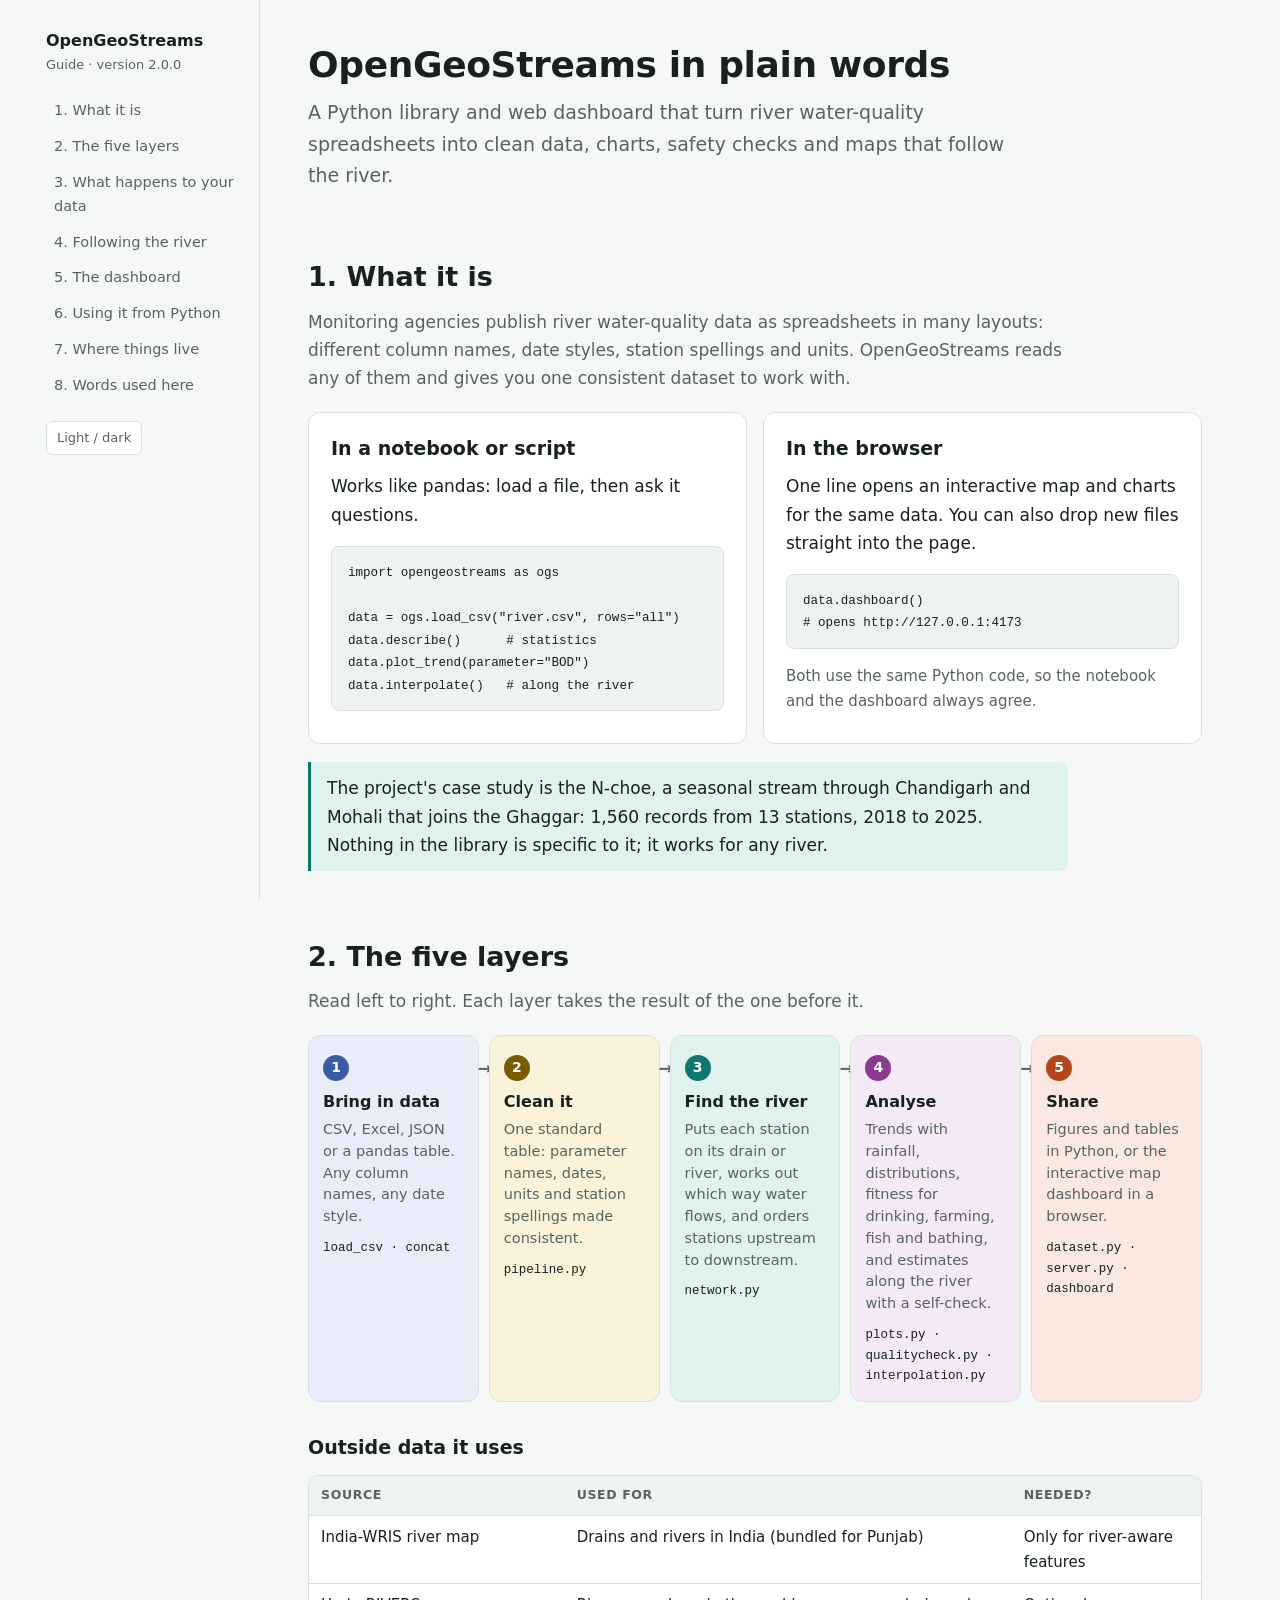
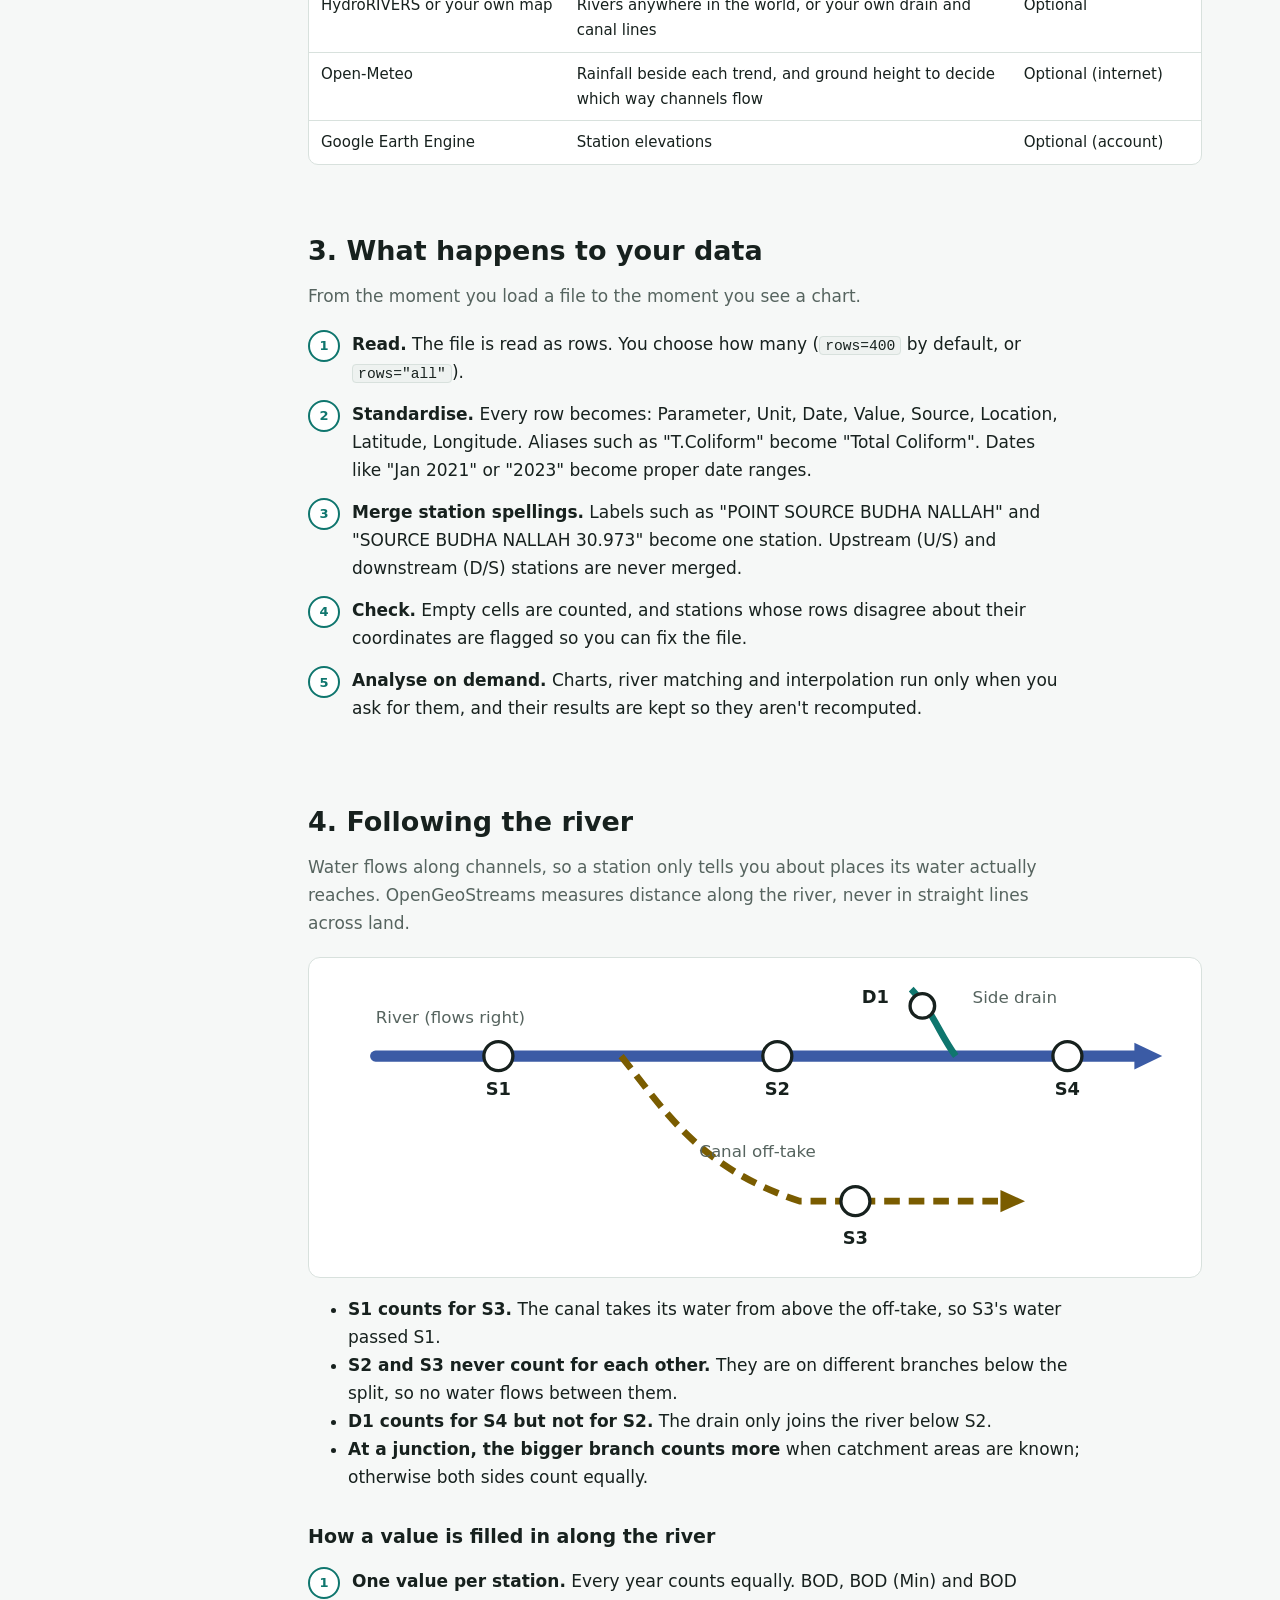
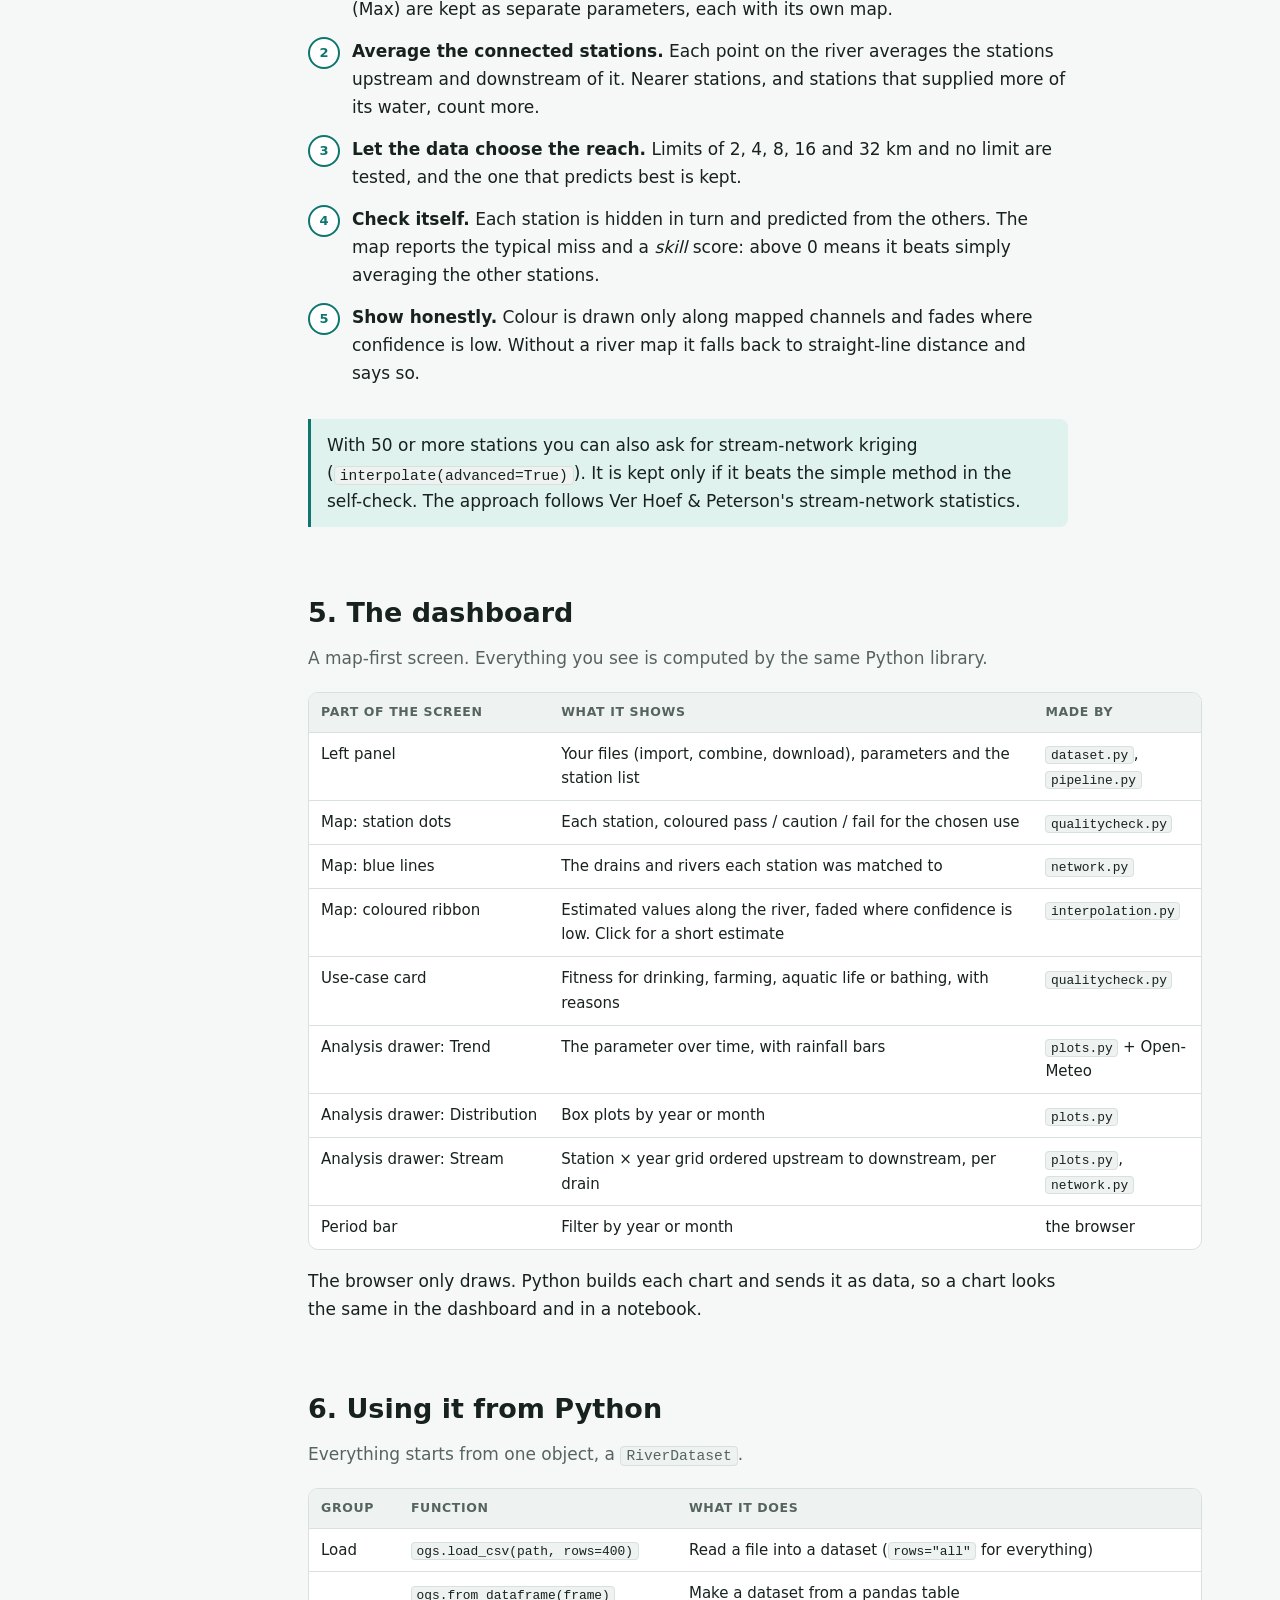
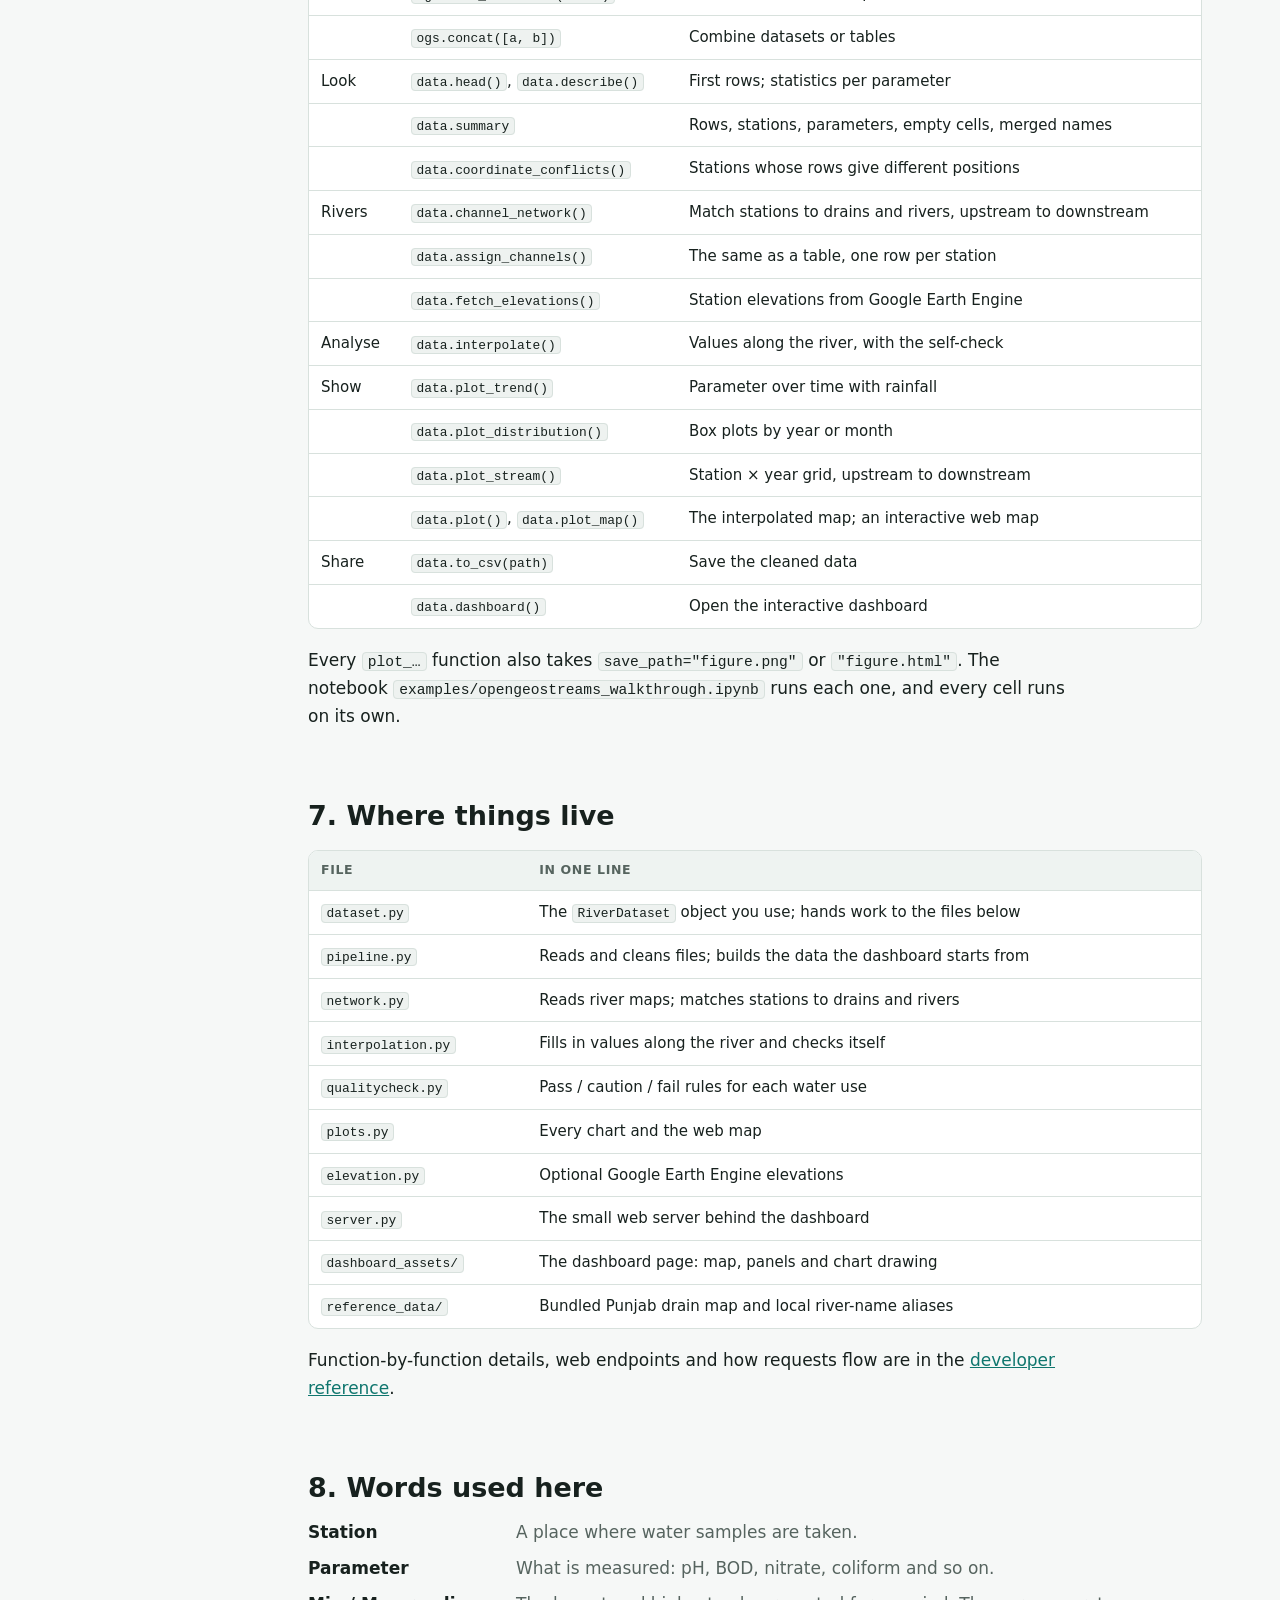
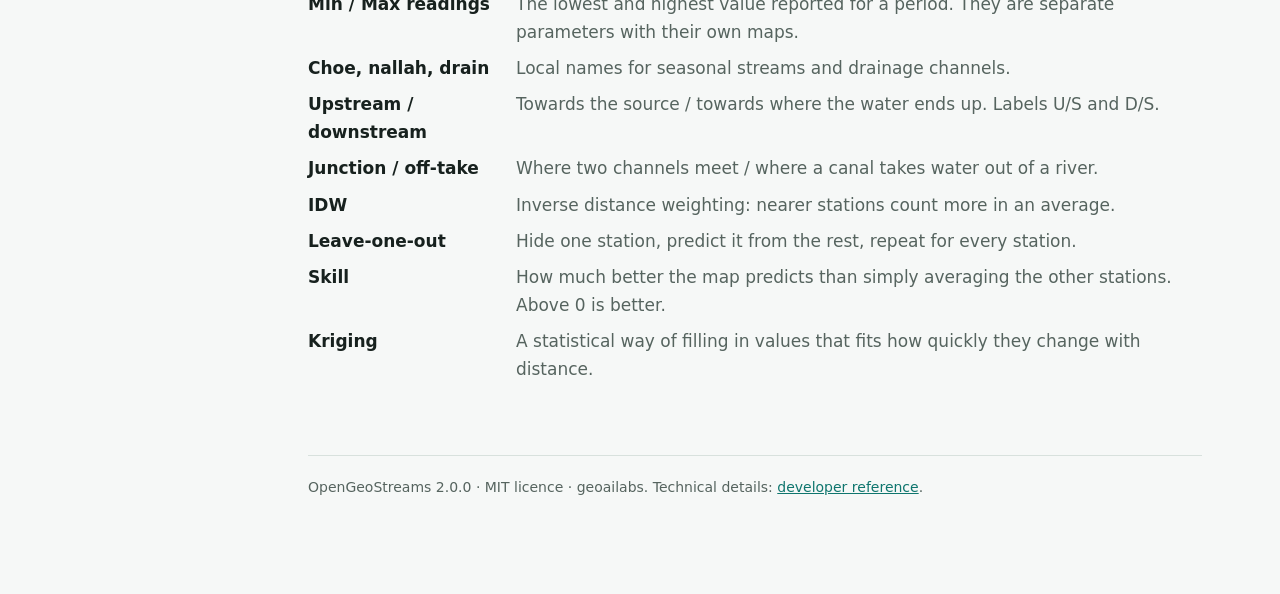
<file: opengeostreams/tutorial.html>
<!doctype html>
<html lang="en">
<head>
<meta charset="utf-8">
<meta name="viewport" content="width=device-width, initial-scale=1">
<title>OpenGeoStreams Guide</title>
<style>
/* Layout: sticky contents on the left, one reading column; five-step "layers" strip reused across sections. */
:root {
  --bg: #f6f8f7;
  --surface: #ffffff;
  --surface-2: #eef3f1;
  --text: #17211e;
  --muted: #56645f;
  --border: #d8e1dd;
  --accent: #0f766e;
  --accent-soft: #e0f2ee;
  --step-1: #3b5ba5; --step-1-soft: #e8edf9;
  --step-2: #7a5c00; --step-2-soft: #fbf2da;
  --step-3: #0f766e; --step-3-soft: #e0f2ee;
  --step-4: #8a3b8f; --step-4-soft: #f6e9f7;
  --step-5: #b4441c; --step-5-soft: #fbe9e1;
  --code-bg: #eef2f0;
  --mono: ui-monospace, "Cascadia Code", "SF Mono", Consolas, monospace;
  --sans: system-ui, -apple-system, "Segoe UI", Roboto, "Helvetica Neue", Arial, sans-serif;
}
@media (prefers-color-scheme: dark) {
  :root:not([data-theme="light"]) {
    --bg: #111615; --surface: #182020; --surface-2: #1f2928; --text: #e4ebe8; --muted: #9caaa5;
    --border: #2d3937; --accent: #4fd1c0; --accent-soft: #173532; --code-bg: #1d2625;
    --step-1: #94acef; --step-1-soft: #1d2640; --step-2: #e7bb58; --step-2-soft: #332a14;
    --step-3: #4fd1c0; --step-3-soft: #173532; --step-4: #d69be0; --step-4-soft: #33203a;
    --step-5: #f19a76; --step-5-soft: #3a2219; color-scheme: dark;
  }
}
:root[data-theme="dark"] {
  --bg: #111615; --surface: #182020; --surface-2: #1f2928; --text: #e4ebe8; --muted: #9caaa5;
  --border: #2d3937; --accent: #4fd1c0; --accent-soft: #173532; --code-bg: #1d2625;
  --step-1: #94acef; --step-1-soft: #1d2640; --step-2: #e7bb58; --step-2-soft: #332a14;
  --step-3: #4fd1c0; --step-3-soft: #173532; --step-4: #d69be0; --step-4-soft: #33203a;
  --step-5: #f19a76; --step-5-soft: #3a2219; color-scheme: dark;
}
* { box-sizing: border-box; }
html { scroll-behavior: smooth; scroll-padding-top: 16px; }
body { margin: 0; background: var(--bg); color: var(--text); font: 17px/1.65 var(--sans); }
a { color: var(--accent); }
code, pre { font-family: var(--mono); font-size: .86em; }
code { background: var(--code-bg); border: 1px solid var(--border); border-radius: 4px; padding: .05em .35em; overflow-wrap: anywhere; }
pre { background: var(--code-bg); border: 1px solid var(--border); border-radius: 8px; padding: 14px 16px; overflow-x: auto; line-height: 1.55; margin: 12px 0; }
pre code { background: none; border: 0; padding: 0; }

.layout { display: grid; grid-template-columns: 230px minmax(0, 1fr); max-width: 1220px; margin: 0 auto; }
nav.toc { position: sticky; top: 0; height: 100vh; overflow-y: auto; padding: 28px 16px; border-right: 1px solid var(--border); font-size: 14.5px; }
nav.toc .brand { font-weight: 700; font-size: 16px; }
nav.toc .sub { color: var(--muted); font-size: 13px; margin-bottom: 18px; }
nav.toc ol { list-style: none; padding: 0; margin: 0; display: grid; gap: 2px; }
nav.toc a { display: block; color: var(--muted); text-decoration: none; padding: 5px 8px; border-radius: 6px; }
nav.toc a:hover, nav.toc a:focus-visible { background: var(--surface-2); color: var(--text); }
.theme-btn { margin-top: 18px; font: inherit; font-size: 13px; color: var(--muted); background: var(--surface); border: 1px solid var(--border); border-radius: 6px; padding: 5px 10px; cursor: pointer; }

main { padding: 44px 48px 96px; min-width: 0; }
.hero h1 { font-size: 36px; line-height: 1.15; margin: 0 0 12px; letter-spacing: -.01em; text-wrap: balance; }
.hero p { font-size: 19px; color: var(--muted); max-width: 720px; margin: 0; }
section { margin-top: 64px; }
h2 { font-size: 27px; margin: 0 0 8px; text-wrap: balance; }
h3 { font-size: 19px; margin: 30px 0 8px; }
.kicker { color: var(--muted); margin: 0 0 20px; max-width: 760px; }
p, li { max-width: 760px; }

.card { background: var(--surface); border: 1px solid var(--border); border-radius: 12px; padding: 20px 22px; }
.two { display: grid; grid-template-columns: repeat(2, minmax(0, 1fr)); gap: 16px; }
.two > * { min-width: 0; }
.note { border-left: 3px solid var(--accent); background: var(--accent-soft); padding: 12px 16px; border-radius: 0 8px 8px 0; margin: 18px 0; max-width: 760px; }

/* The five layers */
.layers { display: grid; grid-template-columns: repeat(5, minmax(0, 1fr)); gap: 10px; counter-reset: layer; }
.layer { position: relative; border-radius: 12px; padding: 16px 14px 14px; border: 1px solid var(--border); background: var(--surface); min-width: 0; }
.layer .num { display: inline-grid; place-items: center; width: 26px; height: 26px; border-radius: 50%; font-weight: 700; font-size: 14px; color: var(--surface); margin-bottom: 8px; }
.layer h4 { margin: 0 0 4px; font-size: 16px; }
.layer p { margin: 0; font-size: 14.5px; line-height: 1.5; color: var(--muted); }
.layer:not(:last-child)::after { content: "→"; position: absolute; right: -10px; top: 18px; width: 10px; text-align: center; color: var(--muted); font-weight: 700; }
.l1 { background: var(--step-1-soft); } .l1 .num { background: var(--step-1); }
.l2 { background: var(--step-2-soft); } .l2 .num { background: var(--step-2); }
.l3 { background: var(--step-3-soft); } .l3 .num { background: var(--step-3); }
.l4 { background: var(--step-4-soft); } .l4 .num { background: var(--step-4); }
.l5 { background: var(--step-5-soft); } .l5 .num { background: var(--step-5); }
.layer .files { margin-top: 10px; font-family: var(--mono); font-size: 12.5px; color: var(--text); }

.table-wrap { overflow-x: auto; margin: 12px 0; border: 1px solid var(--border); border-radius: 10px; background: var(--surface); }
table { border-collapse: collapse; width: 100%; font-size: 15px; }
th, td { text-align: left; vertical-align: top; padding: 9px 12px; border-bottom: 1px solid var(--border); }
th { background: var(--surface-2); font-size: 12.5px; text-transform: uppercase; letter-spacing: .05em; color: var(--muted); }
tr:last-child td { border-bottom: 0; }
td:first-child { white-space: nowrap; }

ol.steps { counter-reset: step; list-style: none; padding: 0; margin: 14px 0; }
ol.steps > li { counter-increment: step; position: relative; padding: 0 0 14px 44px; }
ol.steps > li::before { content: counter(step); position: absolute; left: 0; top: 0; width: 28px; height: 28px; border-radius: 50%; border: 2px solid var(--accent); color: var(--accent); background: var(--surface); font-weight: 700; font-size: 13px; display: grid; place-items: center; }

.diagram { overflow-x: auto; }
.diagram svg { display: block; width: 100%; min-width: 520px; height: auto; }
.diagram text { font-family: var(--sans); fill: var(--text); }
.diagram .muted { fill: var(--muted); }
dl.glossary { display: grid; grid-template-columns: 190px minmax(0, 1fr); gap: 8px 18px; margin: 0; }
dl.glossary dt { font-weight: 600; }
dl.glossary dd { margin: 0; color: var(--muted); }
footer { margin-top: 72px; padding-top: 20px; border-top: 1px solid var(--border); color: var(--muted); font-size: 14px; }

@media (max-width: 1100px) {
  .layers { grid-template-columns: 1fr; }
  .layer:not(:last-child)::after { content: "↓"; right: auto; left: 50%; top: auto; bottom: -19px; }
}
@media (max-width: 900px) {
  .layout { grid-template-columns: 1fr; }
  nav.toc { position: static; height: auto; border-right: 0; border-bottom: 1px solid var(--border); padding: 18px 16px; }
  main { padding: 28px 16px 64px; }
  .two { grid-template-columns: 1fr; }
  dl.glossary { grid-template-columns: 1fr; gap: 2px 0; }
  dl.glossary dd { margin-bottom: 10px; }
  .hero h1 { font-size: 29px; }
}
@media (prefers-reduced-motion: reduce) { html { scroll-behavior: auto; } }
@media print {
  @page { size: A4; margin: 16mm 14mm; }
  body { font-size: 11pt; }
  nav.toc { display: none; }
  .layout { display: block; max-width: none; }
  main { padding: 0; }
  section { margin-top: 28px; }
  .layers { grid-template-columns: repeat(5, minmax(0, 1fr)); }
  .layer:not(:last-child)::after { content: "→"; right: -10px; left: auto; top: 18px; bottom: auto; }
  .card, .layer, .note, tr, dl.glossary dt, dl.glossary dd, ol.steps > li { break-inside: avoid; }
  h2, h3 { break-after: avoid; }
  pre { white-space: pre-wrap; }
  a { color: inherit; text-decoration: none; }
}
</style>
</head>
<body>
<div class="layout">
<nav class="toc" aria-label="Contents">
  <div class="brand">OpenGeoStreams</div>
  <div class="sub">Guide · version 2.0.0</div>
  <ol>
    <li><a href="#what">1. What it is</a></li>
    <li><a href="#layers">2. The five layers</a></li>
    <li><a href="#data">3. What happens to your data</a></li>
    <li><a href="#rivers">4. Following the river</a></li>
    <li><a href="#dashboard">5. The dashboard</a></li>
    <li><a href="#python">6. Using it from Python</a></li>
    <li><a href="#files">7. Where things live</a></li>
    <li><a href="#words">8. Words used here</a></li>
  </ol>
  <button class="theme-btn" type="button" id="theme-btn">Light / dark</button>
</nav>

<main>
<header class="hero">
  <h1>OpenGeoStreams in plain words</h1>
  <p>A Python library and web dashboard that turn river water-quality spreadsheets into clean data, charts, safety checks and maps that follow the river.</p>
</header>

<!-- ============================================================ -->
<section id="what">
  <h2>1. What it is</h2>
  <p class="kicker">Monitoring agencies publish river water-quality data as spreadsheets in many layouts: different column names, date styles, station spellings and units. OpenGeoStreams reads any of them and gives you one consistent dataset to work with.</p>
  <div class="two">
    <div class="card">
      <h3 style="margin-top:0">In a notebook or script</h3>
      <p style="margin-top:0">Works like pandas: load a file, then ask it questions.</p>
<pre><code>import opengeostreams as ogs

data = ogs.load_csv("river.csv", rows="all")
data.describe()      # statistics
data.plot_trend(parameter="BOD")
data.interpolate()   # along the river</code></pre>
    </div>
    <div class="card">
      <h3 style="margin-top:0">In the browser</h3>
      <p style="margin-top:0">One line opens an interactive map and charts for the same data. You can also drop new files straight into the page.</p>
<pre><code>data.dashboard()
# opens http://127.0.0.1:4173</code></pre>
      <p style="margin-bottom:0;color:var(--muted);font-size:15px">Both use the same Python code, so the notebook and the dashboard always agree.</p>
    </div>
  </div>
  <div class="note">The project's case study is the N-choe, a seasonal stream through Chandigarh and Mohali that joins the Ghaggar: 1,560 records from 13 stations, 2018 to 2025. Nothing in the library is specific to it; it works for any river.</div>
</section>

<!-- ============================================================ -->
<section id="layers">
  <h2>2. The five layers</h2>
  <p class="kicker">Read left to right. Each layer takes the result of the one before it.</p>
  <div class="layers">
    <div class="layer l1"><span class="num">1</span><h4>Bring in data</h4><p>CSV, Excel, JSON or a pandas table. Any column names, any date style.</p><div class="files">load_csv · concat</div></div>
    <div class="layer l2"><span class="num">2</span><h4>Clean it</h4><p>One standard table: parameter names, dates, units and station spellings made consistent.</p><div class="files">pipeline.py</div></div>
    <div class="layer l3"><span class="num">3</span><h4>Find the river</h4><p>Puts each station on its drain or river, works out which way water flows, and orders stations upstream to downstream.</p><div class="files">network.py</div></div>
    <div class="layer l4"><span class="num">4</span><h4>Analyse</h4><p>Trends with rainfall, distributions, fitness for drinking, farming, fish and bathing, and estimates along the river with a self-check.</p><div class="files">plots.py · qualitycheck.py · interpolation.py</div></div>
    <div class="layer l5"><span class="num">5</span><h4>Share</h4><p>Figures and tables in Python, or the interactive map dashboard in a browser.</p><div class="files">dataset.py · server.py · dashboard</div></div>
  </div>
  <h3>Outside data it uses</h3>
  <div class="table-wrap"><table>
    <tr><th>Source</th><th>Used for</th><th>Needed?</th></tr>
    <tr><td>India-WRIS river map</td><td>Drains and rivers in India (bundled for Punjab)</td><td>Only for river-aware features</td></tr>
    <tr><td>HydroRIVERS or your own map</td><td>Rivers anywhere in the world, or your own drain and canal lines</td><td>Optional</td></tr>
    <tr><td>Open-Meteo</td><td>Rainfall beside each trend, and ground height to decide which way channels flow</td><td>Optional (internet)</td></tr>
    <tr><td>Google Earth Engine</td><td>Station elevations</td><td>Optional (account)</td></tr>
  </table></div>
</section>

<!-- ============================================================ -->
<section id="data">
  <h2>3. What happens to your data</h2>
  <p class="kicker">From the moment you load a file to the moment you see a chart.</p>
  <ol class="steps">
    <li><strong>Read.</strong> The file is read as rows. You choose how many (<code>rows=400</code> by default, or <code>rows="all"</code>).</li>
    <li><strong>Standardise.</strong> Every row becomes: Parameter, Unit, Date, Value, Source, Location, Latitude, Longitude. Aliases such as "T.Coliform" become "Total Coliform". Dates like "Jan 2021" or "2023" become proper date ranges.</li>
    <li><strong>Merge station spellings.</strong> Labels such as "POINT SOURCE BUDHA NALLAH" and "SOURCE BUDHA NALLAH 30.973" become one station. Upstream (U/S) and downstream (D/S) stations are never merged.</li>
    <li><strong>Check.</strong> Empty cells are counted, and stations whose rows disagree about their coordinates are flagged so you can fix the file.</li>
    <li><strong>Analyse on demand.</strong> Charts, river matching and interpolation run only when you ask for them, and their results are kept so they aren't recomputed.</li>
  </ol>
</section>

<!-- ============================================================ -->
<section id="rivers">
  <h2>4. Following the river</h2>
  <p class="kicker">Water flows along channels, so a station only tells you about places its water actually reaches. OpenGeoStreams measures distance along the river, never in straight lines across land.</p>

  <div class="card diagram" role="img" aria-label="Diagram: a river with a canal off-take and a side drain. S1 upstream counts for the canal station S3. S2 below the off-take does not. A station on a separate drain only counts below the junction.">
    <svg viewBox="0 0 760 250" xmlns="http://www.w3.org/2000/svg">
      <path d="M40 70 H720" stroke="var(--step-1)" stroke-width="10" stroke-linecap="round" fill="none"/>
      <path d="M260 70 C 300 120, 330 170, 420 200 H600" stroke="var(--step-2)" stroke-width="6" stroke-dasharray="14 8" fill="none"/>
      <path d="M520 10 C 540 30, 545 50, 560 70" stroke="var(--step-3)" stroke-width="6" fill="none"/>
      <polygon points="720,58 745,70 720,82" fill="var(--step-1)"/>
      <polygon points="600,190 622,200 600,210" fill="var(--step-2)"/>
      <circle cx="150" cy="70" r="13" fill="var(--surface)" stroke="var(--text)" stroke-width="3"/><text x="150" y="105" text-anchor="middle" font-size="16" font-weight="700">S1</text>
      <circle cx="400" cy="70" r="13" fill="var(--surface)" stroke="var(--text)" stroke-width="3"/><text x="400" y="105" text-anchor="middle" font-size="16" font-weight="700">S2</text>
      <circle cx="470" cy="200" r="13" fill="var(--surface)" stroke="var(--text)" stroke-width="3"/><text x="470" y="238" text-anchor="middle" font-size="16" font-weight="700">S3</text>
      <circle cx="530" cy="25" r="11" fill="var(--surface)" stroke="var(--text)" stroke-width="3"/><text x="500" y="22" text-anchor="end" font-size="16" font-weight="700">D1</text>
      <circle cx="660" cy="70" r="13" fill="var(--surface)" stroke="var(--text)" stroke-width="3"/><text x="660" y="105" text-anchor="middle" font-size="16" font-weight="700">S4</text>
      <text x="40" y="40" font-size="15" class="muted">River (flows right)</text>
      <text x="330" y="160" font-size="15" class="muted">Canal off-take</text>
      <text x="575" y="22" font-size="15" class="muted">Side drain</text>
    </svg>
  </div>
  <ul>
    <li><strong>S1 counts for S3.</strong> The canal takes its water from above the off-take, so S3's water passed S1.</li>
    <li><strong>S2 and S3 never count for each other.</strong> They are on different branches below the split, so no water flows between them.</li>
    <li><strong>D1 counts for S4 but not for S2.</strong> The drain only joins the river below S2.</li>
    <li><strong>At a junction, the bigger branch counts more</strong> when catchment areas are known; otherwise both sides count equally.</li>
  </ul>

  <h3>How a value is filled in along the river</h3>
  <ol class="steps">
    <li><strong>One value per station.</strong> Every year counts equally. BOD, BOD (Min) and BOD (Max) are kept as separate parameters, each with its own map.</li>
    <li><strong>Average the connected stations.</strong> Each point on the river averages the stations upstream and downstream of it. Nearer stations, and stations that supplied more of its water, count more.</li>
    <li><strong>Let the data choose the reach.</strong> Limits of 2, 4, 8, 16 and 32 km and no limit are tested, and the one that predicts best is kept.</li>
    <li><strong>Check itself.</strong> Each station is hidden in turn and predicted from the others. The map reports the typical miss and a <em>skill</em> score: above 0 means it beats simply averaging the other stations.</li>
    <li><strong>Show honestly.</strong> Colour is drawn only along mapped channels and fades where confidence is low. Without a river map it falls back to straight-line distance and says so.</li>
  </ol>
  <div class="note">With 50 or more stations you can also ask for stream-network kriging (<code>interpolate(advanced=True)</code>). It is kept only if it beats the simple method in the self-check. The approach follows Ver Hoef &amp; Peterson's stream-network statistics.</div>
</section>

<!-- ============================================================ -->
<section id="dashboard">
  <h2>5. The dashboard</h2>
  <p class="kicker">A map-first screen. Everything you see is computed by the same Python library.</p>
  <div class="table-wrap"><table>
    <tr><th>Part of the screen</th><th>What it shows</th><th>Made by</th></tr>
    <tr><td>Left panel</td><td>Your files (import, combine, download), parameters and the station list</td><td><code>dataset.py</code>, <code>pipeline.py</code></td></tr>
    <tr><td>Map: station dots</td><td>Each station, coloured pass / caution / fail for the chosen use</td><td><code>qualitycheck.py</code></td></tr>
    <tr><td>Map: blue lines</td><td>The drains and rivers each station was matched to</td><td><code>network.py</code></td></tr>
    <tr><td>Map: coloured ribbon</td><td>Estimated values along the river, faded where confidence is low. Click for a short estimate</td><td><code>interpolation.py</code></td></tr>
    <tr><td>Use-case card</td><td>Fitness for drinking, farming, aquatic life or bathing, with reasons</td><td><code>qualitycheck.py</code></td></tr>
    <tr><td>Analysis drawer: Trend</td><td>The parameter over time, with rainfall bars</td><td><code>plots.py</code> + Open-Meteo</td></tr>
    <tr><td>Analysis drawer: Distribution</td><td>Box plots by year or month</td><td><code>plots.py</code></td></tr>
    <tr><td>Analysis drawer: Stream</td><td>Station × year grid ordered upstream to downstream, per drain</td><td><code>plots.py</code>, <code>network.py</code></td></tr>
    <tr><td>Period bar</td><td>Filter by year or month</td><td>the browser</td></tr>
  </table></div>
  <p>The browser only draws. Python builds each chart and sends it as data, so a chart looks the same in the dashboard and in a notebook.</p>
</section>

<!-- ============================================================ -->
<section id="python">
  <h2>6. Using it from Python</h2>
  <p class="kicker">Everything starts from one object, a <code>RiverDataset</code>.</p>
  <div class="table-wrap"><table>
    <tr><th>Group</th><th>Function</th><th>What it does</th></tr>
    <tr><td>Load</td><td><code>ogs.load_csv(path, rows=400)</code></td><td>Read a file into a dataset (<code>rows="all"</code> for everything)</td></tr>
    <tr><td></td><td><code>ogs.from_dataframe(frame)</code></td><td>Make a dataset from a pandas table</td></tr>
    <tr><td></td><td><code>ogs.concat([a, b])</code></td><td>Combine datasets or tables</td></tr>
    <tr><td>Look</td><td><code>data.head()</code>, <code>data.describe()</code></td><td>First rows; statistics per parameter</td></tr>
    <tr><td></td><td><code>data.summary</code></td><td>Rows, stations, parameters, empty cells, merged names</td></tr>
    <tr><td></td><td><code>data.coordinate_conflicts()</code></td><td>Stations whose rows give different positions</td></tr>
    <tr><td>Rivers</td><td><code>data.channel_network()</code></td><td>Match stations to drains and rivers, upstream to downstream</td></tr>
    <tr><td></td><td><code>data.assign_channels()</code></td><td>The same as a table, one row per station</td></tr>
    <tr><td></td><td><code>data.fetch_elevations()</code></td><td>Station elevations from Google Earth Engine</td></tr>
    <tr><td>Analyse</td><td><code>data.interpolate()</code></td><td>Values along the river, with the self-check</td></tr>
    <tr><td>Show</td><td><code>data.plot_trend()</code></td><td>Parameter over time with rainfall</td></tr>
    <tr><td></td><td><code>data.plot_distribution()</code></td><td>Box plots by year or month</td></tr>
    <tr><td></td><td><code>data.plot_stream()</code></td><td>Station × year grid, upstream to downstream</td></tr>
    <tr><td></td><td><code>data.plot()</code>, <code>data.plot_map()</code></td><td>The interpolated map; an interactive web map</td></tr>
    <tr><td>Share</td><td><code>data.to_csv(path)</code></td><td>Save the cleaned data</td></tr>
    <tr><td></td><td><code>data.dashboard()</code></td><td>Open the interactive dashboard</td></tr>
  </table></div>
  <p>Every <code>plot_…</code> function also takes <code>save_path="figure.png"</code> or <code>"figure.html"</code>. The notebook <code>examples/opengeostreams_walkthrough.ipynb</code> runs each one, and every cell runs on its own.</p>
</section>

<!-- ============================================================ -->
<section id="files">
  <h2>7. Where things live</h2>
  <div class="table-wrap"><table>
    <tr><th>File</th><th>In one line</th></tr>
    <tr><td><code>dataset.py</code></td><td>The <code>RiverDataset</code> object you use; hands work to the files below</td></tr>
    <tr><td><code>pipeline.py</code></td><td>Reads and cleans files; builds the data the dashboard starts from</td></tr>
    <tr><td><code>network.py</code></td><td>Reads river maps; matches stations to drains and rivers</td></tr>
    <tr><td><code>interpolation.py</code></td><td>Fills in values along the river and checks itself</td></tr>
    <tr><td><code>qualitycheck.py</code></td><td>Pass / caution / fail rules for each water use</td></tr>
    <tr><td><code>plots.py</code></td><td>Every chart and the web map</td></tr>
    <tr><td><code>elevation.py</code></td><td>Optional Google Earth Engine elevations</td></tr>
    <tr><td><code>server.py</code></td><td>The small web server behind the dashboard</td></tr>
    <tr><td><code>dashboard_assets/</code></td><td>The dashboard page: map, panels and chart drawing</td></tr>
    <tr><td><code>reference_data/</code></td><td>Bundled Punjab drain map and local river-name aliases</td></tr>
  </table></div>
  <p>Function-by-function details, web endpoints and how requests flow are in the <a href="developer_reference.html">developer reference</a>.</p>
</section>

<!-- ============================================================ -->
<section id="words">
  <h2>8. Words used here</h2>
  <dl class="glossary">
    <dt>Station</dt><dd>A place where water samples are taken.</dd>
    <dt>Parameter</dt><dd>What is measured: pH, BOD, nitrate, coliform and so on.</dd>
    <dt>Min / Max readings</dt><dd>The lowest and highest value reported for a period. They are separate parameters with their own maps.</dd>
    <dt>Choe, nallah, drain</dt><dd>Local names for seasonal streams and drainage channels.</dd>
    <dt>Upstream / downstream</dt><dd>Towards the source / towards where the water ends up. Labels U/S and D/S.</dd>
    <dt>Junction / off-take</dt><dd>Where two channels meet / where a canal takes water out of a river.</dd>
    <dt>IDW</dt><dd>Inverse distance weighting: nearer stations count more in an average.</dd>
    <dt>Leave-one-out</dt><dd>Hide one station, predict it from the rest, repeat for every station.</dd>
    <dt>Skill</dt><dd>How much better the map predicts than simply averaging the other stations. Above 0 is better.</dd>
    <dt>Kriging</dt><dd>A statistical way of filling in values that fits how quickly they change with distance.</dd>
  </dl>
</section>

<footer>OpenGeoStreams 2.0.0 · MIT licence · geoailabs. Technical details: <a href="developer_reference.html">developer reference</a>.</footer>
</main>
</div>
<script>
(function () {
  const root = document.documentElement;
  const button = document.getElementById("theme-btn");
  try {
    const saved = localStorage.getItem("ogs-guide-theme");
    if (saved) root.setAttribute("data-theme", saved);
  } catch (error) { /* storage unavailable: follow the system theme */ }
  button.addEventListener("click", function () {
    const dark = root.getAttribute("data-theme") === "dark"
      || (!root.getAttribute("data-theme") && window.matchMedia("(prefers-color-scheme: dark)").matches);
    const next = dark ? "light" : "dark";
    root.setAttribute("data-theme", next);
    try { localStorage.setItem("ogs-guide-theme", next); } catch (error) { /* ignore */ }
  });
})();
</script>
</body>
</html>
</file>
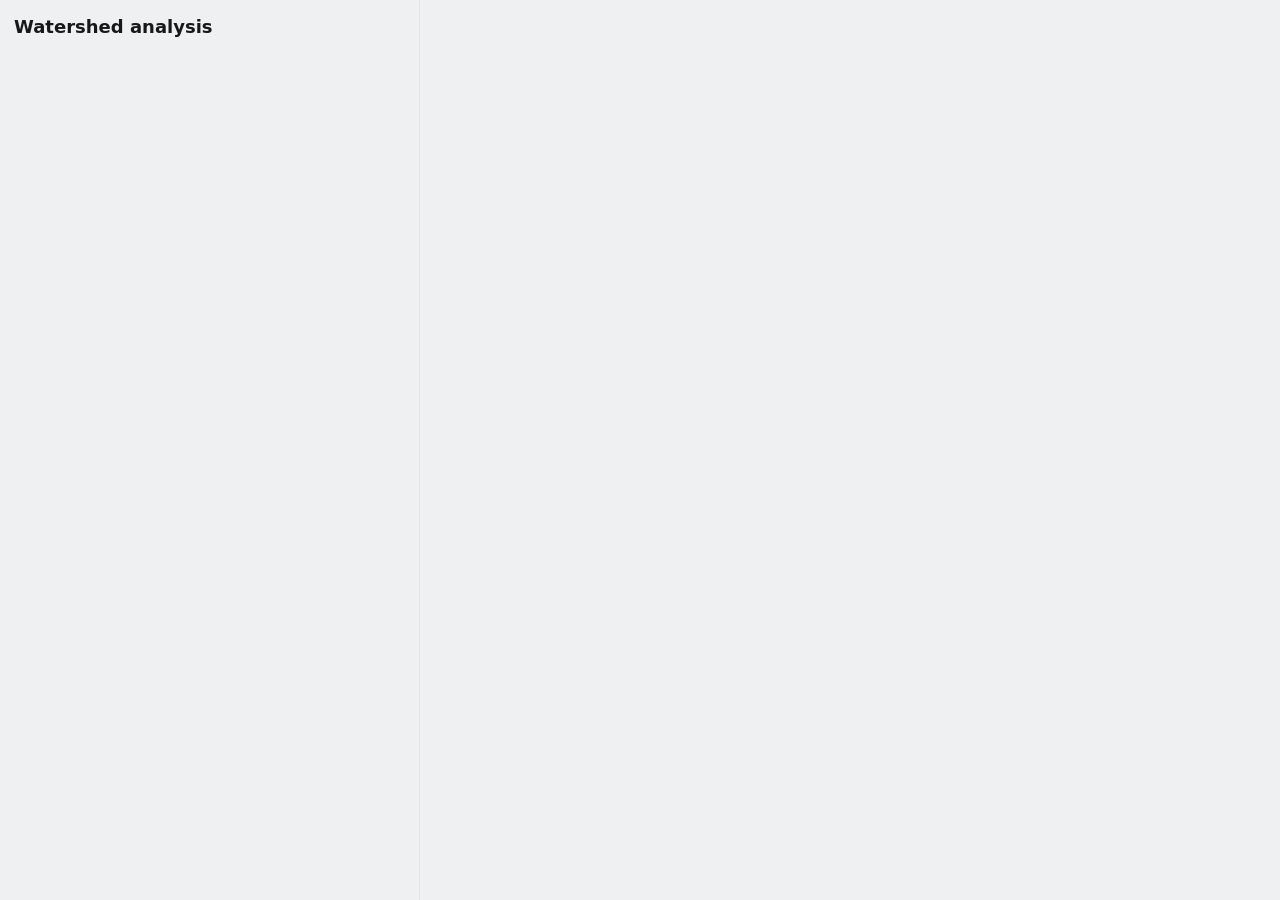
<file: opengeostreams/opengeostreams/templates/watershed_planner.html>
<!doctype html>
<html lang="en" data-theme="dark">
<head>
<meta charset="utf-8">
<meta name="viewport" content="width=device-width, initial-scale=1">
<title>Watershed Analysis</title>
<!-- Standalone copy of the OpenGeoStreams dashboard's Watershed analysis
     (RiverDataset.watershed_planner). The panel and analysis are dashboard_assets/watershed.js. -->
<!--ASSETS_HEAD-->
<style>
/* The dashboard's colour tokens, which watershed.css uses. */
:root,:root[data-theme="dark"]{color-scheme:dark;
  --bg:#0c0d0f;--surface:#151618;--surface-2:#1c1d20;--surface-3:#26282c;--border:#2a2c31;--border-strong:#3a3d44;
  --text:#ececef;--muted:#8a8a94;--accent:#2dd4bf;--accent-text:#5eead4;--accent-soft:rgba(45,212,191,.12);--on-accent:#042f2a;
  --danger:#f87171;--warning:#fbbf24;--success:#4ade80}
:root[data-theme="light"]{color-scheme:light;
  --bg:#eef0f2;--surface:#fff;--surface-2:#f4f4f5;--surface-3:#e8e8eb;--border:#e4e4e7;--border-strong:#d4d4d8;
  --text:#18181b;--muted:#71717a;--accent:#0f766e;--accent-text:#0f766e;--accent-soft:rgba(15,118,110,.1);--on-accent:#fff;
  --danger:#dc2626;--warning:#b45309;--success:#15803d}
*{box-sizing:border-box}
html,body{height:100%;margin:0}
body{background:var(--bg);color:var(--text);font:14px/1.45 Manrope,"Segoe UI",system-ui,sans-serif}
.app{display:grid;grid-template-columns:minmax(340px,420px) 1fr;height:100%}
.side{overflow:auto;padding:14px;border-right:1px solid var(--border)}
.side h1{margin:0 0 10px;font-size:18px}
#map{height:100%;width:100%}
.leaflet-popup-content-wrapper,.leaflet-popup-tip,.leaflet-control-layers{background:var(--surface);color:var(--text)}
.leaflet-popup-content a{color:var(--accent)}
.toast{position:fixed;left:50%;bottom:18px;z-index:2000;padding:8px 14px;border-radius:6px;background:var(--text);color:var(--bg);font-size:13px;transform:translateX(-50%)}
@media (max-width:820px){.app{grid-template-columns:1fr;grid-template-rows:60vh auto;height:auto}#map{order:-1;height:60vh}.side{border:0}}
</style>
</head>
<body>
<div class="app">
  <aside class="side"><h1>Watershed analysis</h1><div id="panel"></div></aside>
  <div id="map"></div>
</div>
<div class="toast" id="toast" hidden></div>
<!--ASSETS_SCRIPTS-->
<script>/*DATA*/</script>
<script>
(function () {
  if (window.matchMedia("(prefers-color-scheme: light)").matches) document.documentElement.dataset.theme = "light";
  const D = window.PLANNER_DATA;
  const map = L.map("map", {preferCanvas: true});
  const base = {
    "Satellite": L.tileLayer("https://server.arcgisonline.com/ArcGIS/rest/services/World_Imagery/MapServer/tile/{z}/{y}/{x}", {maxZoom: 19, attribution: "Imagery © Esri, Maxar, Earthstar Geographics"}),
    "Topographic": L.tileLayer("https://server.arcgisonline.com/ArcGIS/rest/services/World_Topo_Map/MapServer/tile/{z}/{y}/{x}", {maxZoom: 19, attribution: "© Esri"}),
    "OpenStreetMap": L.tileLayer("https://tile.openstreetmap.org/{z}/{x}/{y}.png", {maxZoom: 19, attribution: "© OpenStreetMap contributors"}),
  };
  base.Satellite.addTo(map);
  L.control.layers(base).addTo(map);
  map.fitBounds([[D.lat0 - D.H * D.res, D.lon0], [D.lat0, D.lon0 + D.W * D.res]]);
  const toastEl = document.getElementById("toast"); let timer;
  const notify = message => {toastEl.textContent = message; toastEl.hidden = false; clearTimeout(timer); timer = setTimeout(() => toastEl.hidden = true, 3500);};
  OGSWatershed.create({map, root: document.getElementById("panel"), data: D, stations: D.stations, showStations: true, notify})
    .then(planner => planner.show())
    .catch(error => {document.getElementById("panel").textContent = "Could not start: " + error.message; console.error(error);});
})();
</script>
</body>
</html>
</file>
